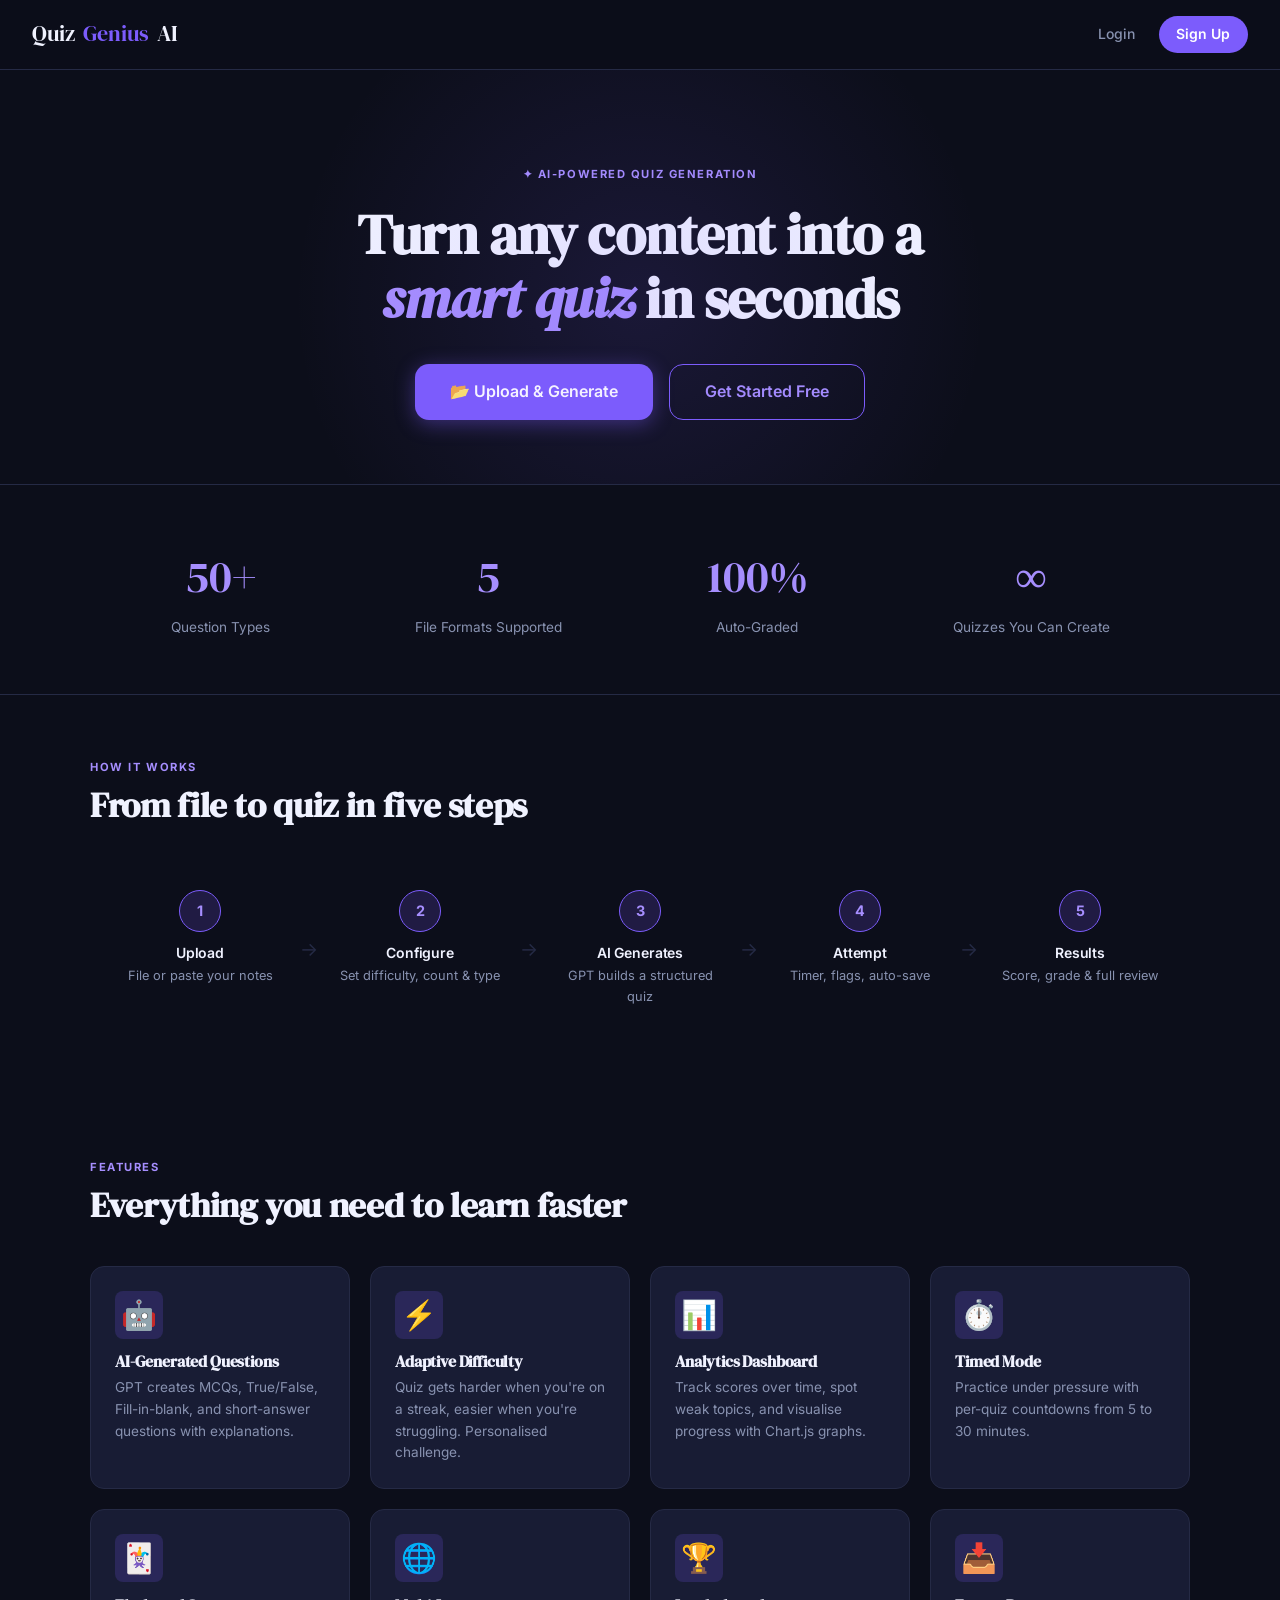
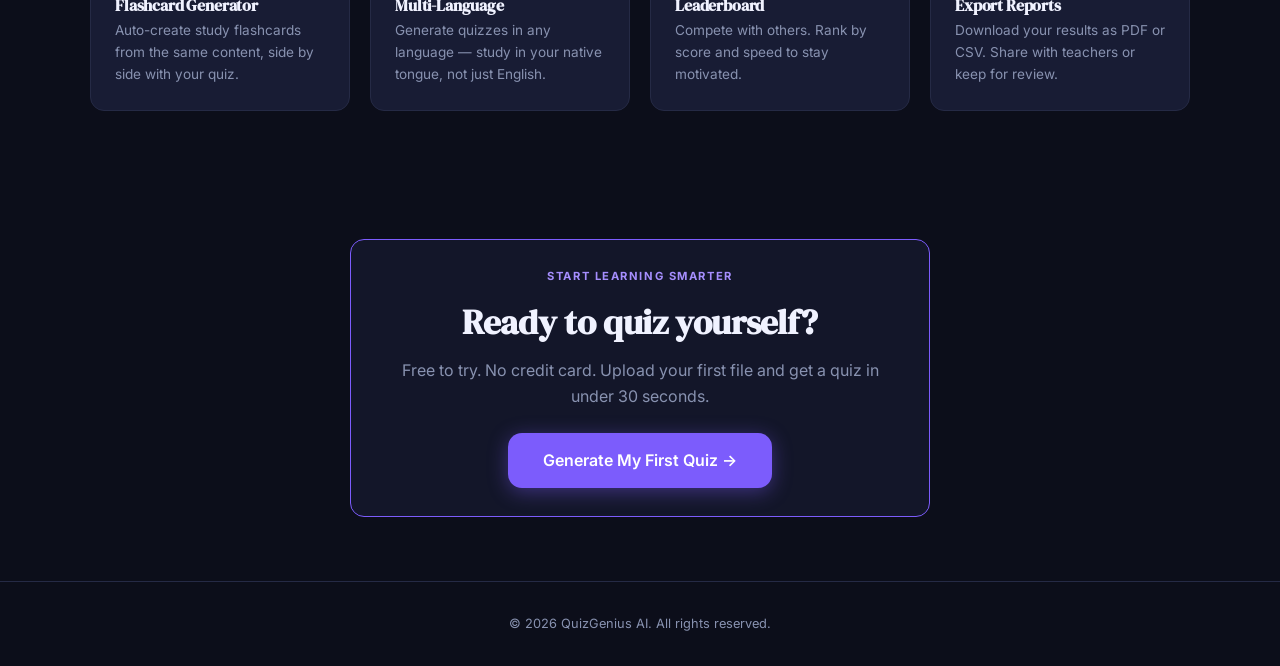
<file: frontend/index.html>
<!DOCTYPE html>
<html lang="en">
<head>
  <meta charset="UTF-8" />
  <meta name="viewport" content="width=device-width, initial-scale=1.0" />
  <title>QuizGenius AI — Generate Smart Quizzes Instantly</title>
  <link rel="stylesheet" href="css/style.css" />
  <style>
    /* ---------- HOME-ONLY ---------- */
    .hero {
      padding: 6rem 0 4rem;
      text-align: center;
      position: relative;
      overflow: hidden;
    }
    .hero::before {
      content: '';
      position: absolute;
      top: -120px; left: 50%; transform: translateX(-50%);
      width: 700px; height: 700px;
      background: radial-gradient(circle, rgba(124,92,252,0.13) 0%, transparent 70%);
      pointer-events: none;
    }
    .hero .label { margin-bottom: 1.2rem; }
    .hero h1 span { color: var(--violet-soft); font-style: italic; }
    .hero p {
      color: var(--muted);
      font-size: 1.15rem;
      max-width: 540px;
      margin: 1.2rem auto 2.2rem;
    }
    .hero-btns { display: flex; gap: 1rem; justify-content: center; flex-wrap: wrap; margin-top: 2rem; }
    .hero-btns .btn-lg { min-width: 180px; justify-content: center; }

    /* supported files ticker */
    .file-strip {
      display: flex; justify-content: center;
      gap: 0.75rem; flex-wrap: wrap;
      margin: 2.5rem 0;
    }
    .file-pill {
      padding: 0.3rem 0.9rem;
      border: 1px solid var(--border);
      border-radius: 99px;
      font-size: 0.78rem;
      font-weight: 600;
      color: var(--muted);
      display: flex; align-items: center; gap: 0.4rem;
    }
    .file-pill span { font-size: 1rem; }

    /* features grid */
    .features { padding: 4rem 0; }
    .features-grid { display: grid; grid-template-columns: repeat(auto-fit, minmax(240px, 1fr)); gap: 1.25rem; margin-top: 2.5rem; }
    .feat-card {
      background: var(--card);
      border: 1px solid var(--border);
      border-radius: var(--radius);
      padding: 1.5rem;
      transition: border-color 0.2s, transform 0.2s;
    }
    .feat-card:hover { border-color: var(--violet); transform: translateY(-3px); }
    .feat-icon {
      font-size: 1.8rem; margin-bottom: 0.85rem;
      width: 48px; height: 48px;
      display: flex; align-items: center; justify-content: center;
      background: var(--violet-glow);
      border-radius: var(--radius-sm);
    }
    .feat-card h3 { font-size: 1rem; margin-bottom: 0.4rem; }
    .feat-card p { color: var(--muted); font-size: 0.85rem; line-height: 1.6; }

    /* stats band */
    .stats { padding: 3.5rem 0; border-top: 1px solid var(--border); border-bottom: 1px solid var(--border); }
    .stats-row { display: flex; justify-content: space-around; gap: 2rem; flex-wrap: wrap; text-align: center; }
    .stat-num { font-family: 'DM Serif Display', serif; font-size: 2.8rem; color: var(--violet-soft); }
    .stat-lbl { color: var(--muted); font-size: 0.85rem; margin-top: 0.25rem; }

    /* how it works */
    .steps { padding: 4rem 0; }
    .steps-row { display: flex; gap: 0; margin-top: 2.5rem; flex-wrap: wrap; }
    .step {
      flex: 1; min-width: 140px;
      padding: 1.5rem;
      text-align: center;
      position: relative;
    }
    .step:not(:last-child)::after {
      content: '→';
      position: absolute;
      right: -0.5rem; top: 50%;
      transform: translateY(-50%);
      color: var(--border);
      font-size: 1.2rem;
    }
    .step-num {
      width: 42px; height: 42px;
      margin: 0 auto 0.85rem;
      border-radius: 50%;
      background: var(--violet-glow);
      border: 1.5px solid var(--violet);
      color: var(--violet-soft);
      display: flex; align-items: center; justify-content: center;
      font-weight: 700; font-size: 0.9rem;
    }
    .step h4 { font-family: 'Inter', sans-serif; font-size: 0.875rem; font-weight: 600; margin-bottom: 0.3rem; }
    .step p { color: var(--muted); font-size: 0.8rem; }

    footer {
      text-align: center;
      padding: 2rem;
      color: var(--muted);
      font-size: 0.8rem;
      border-top: 1px solid var(--border);
    }
  </style>
</head>
<body>

<!-- NAVBAR -->
<nav class="nav">
  <a href="index.html" class="nav-logo">Quiz<span>Genius</span> AI</a>
  <div class="nav-links" id="nav-user-slot">
    <a href="login.html">Login</a>
    <a href="register.html" class="btn-nav">Sign Up</a>
  </div>
</nav>

<!-- HERO -->
<section class="hero container">
  <div class="label">✦ AI-Powered Quiz Generation</div>
  <h1>Turn any content into a<br><span>smart quiz</span> in seconds</h1>
  <!-- <p>Upload a PDF, Word doc, PowerPoint, or paste text — QuizGenius AI generates, grades, and tracks quizzes automatically.</p> -->
  <div class="hero-btns">
    <a href="upload.html" class="btn btn-primary btn-lg">📂 Upload & Generate</a>
    <a href="register.html" class="btn btn-outline btn-lg">Get Started Free</a>
  </div>
  <!--
  <div class="file-strip">
    <div class="file-pill"><span>📄</span> PDF</div>
    <div class="file-pill"><span>📝</span> DOCX</div>
    <div class="file-pill"><span>📊</span> PPTX</div>
    <div class="file-pill"><span>🗒️</span> TXT</div>
    <div class="file-pill"><span>#️⃣</span> Markdown</div>
    <div class="file-pill"><span>✍️</span> Paste Text</div>
  </div>
  -->
</section>

<!-- STATS -->
<section class="stats">
  <div class="container stats-row">
    <div><div class="stat-num">50+</div><div class="stat-lbl">Question Types</div></div>
    <div><div class="stat-num">5</div><div class="stat-lbl">File Formats Supported</div></div>
    <div><div class="stat-num">100%</div><div class="stat-lbl">Auto-Graded</div></div>
    <div><div class="stat-num">∞</div><div class="stat-lbl">Quizzes You Can Create</div></div>
  </div>
</section>

<!-- HOW IT WORKS -->
<section class="steps container">
  <div class="label">How it works</div>
  <h2 class="mt-1">From file to quiz in five steps</h2>
  <div class="steps-row">
    <div class="step">
      <div class="step-num">1</div>
      <h4>Upload</h4>
      <p>File or paste your notes</p>
    </div>
    <div class="step">
      <div class="step-num">2</div>
      <h4>Configure</h4>
      <p>Set difficulty, count & type</p>
    </div>
    <div class="step">
      <div class="step-num">3</div>
      <h4>AI Generates</h4>
      <p>GPT builds a structured quiz</p>
    </div>
    <div class="step">
      <div class="step-num">4</div>
      <h4>Attempt</h4>
      <p>Timer, flags, auto-save</p>
    </div>
    <div class="step">
      <div class="step-num">5</div>
      <h4>Results</h4>
      <p>Score, grade & full review</p>
    </div>
  </div>
</section>

<!-- FEATURES -->
<section class="features container">
  <div class="label">Features</div>
  <h2 class="mt-1">Everything you need to learn faster</h2>
  <div class="features-grid">
    <div class="feat-card">
      <div class="feat-icon">🤖</div>
      <h3>AI-Generated Questions</h3>
      <p>GPT creates MCQs, True/False, Fill-in-blank, and short-answer questions with explanations.</p>
    </div>
    <div class="feat-card">
      <div class="feat-icon">⚡</div>
      <h3>Adaptive Difficulty</h3>
      <p>Quiz gets harder when you're on a streak, easier when you're struggling. Personalised challenge.</p>
    </div>
    <div class="feat-card">
      <div class="feat-icon">📊</div>
      <h3>Analytics Dashboard</h3>
      <p>Track scores over time, spot weak topics, and visualise progress with Chart.js graphs.</p>
    </div>
    <div class="feat-card">
      <div class="feat-icon">⏱️</div>
      <h3>Timed Mode</h3>
      <p>Practice under pressure with per-quiz countdowns from 5 to 30 minutes.</p>
    </div>
    <div class="feat-card">
      <div class="feat-icon">🃏</div>
      <h3>Flashcard Generator</h3>
      <p>Auto-create study flashcards from the same content, side by side with your quiz.</p>
    </div>
    <div class="feat-card">
      <div class="feat-icon">🌐</div>
      <h3>Multi-Language</h3>
      <p>Generate quizzes in any language — study in your native tongue, not just English.</p>
    </div>
    <div class="feat-card">
      <div class="feat-icon">🏆</div>
      <h3>Leaderboard</h3>
      <p>Compete with others. Rank by score and speed to stay motivated.</p>
    </div>
    <div class="feat-card">
      <div class="feat-icon">📥</div>
      <h3>Export Reports</h3>
      <p>Download your results as PDF or CSV. Share with teachers or keep for review.</p>
    </div>
  </div>
</section>

<!-- CTA -->
<section style="padding:4rem 0; text-align:center;">
  <div class="container">
    <div class="card" style="max-width:580px;margin:0 auto;background:var(--bg2);border-color:var(--violet);">
      <div class="label mb-2">Start learning smarter</div>
      <h2>Ready to quiz yourself?</h2>
      <p class="text-muted mt-2 mb-3">Free to try. No credit card. Upload your first file and get a quiz in under 30 seconds.</p>
      <a href="upload.html" class="btn btn-primary btn-lg">Generate My First Quiz →</a>
    </div>
  </div>
</section>

<footer>
  © 2026 QuizGenius AI. All rights reserved.                    
  <!-- <a href="https://neon.tech" target="_blank" style="color:var(--violet-soft)"></a> -->
</footer>

<div id="toast"></div>
<script src="js/utils.js"></script>
<script>renderNavUser();</script>
</body>
</html>
<!-- Smart Quiz Generator
Convert any content into interactive quizzes instantly -->
</file>
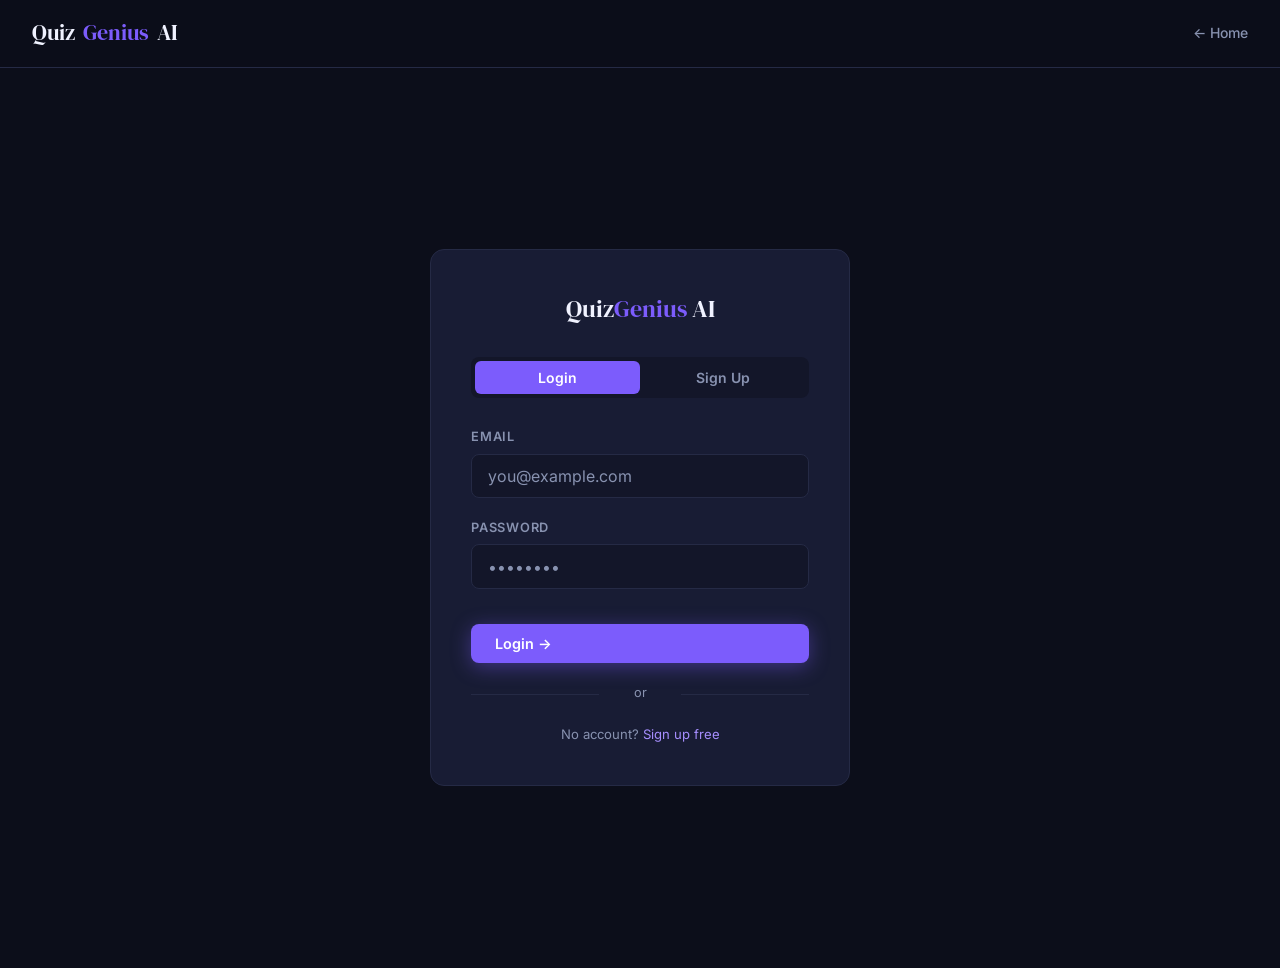
<file: frontend/admin.html>
<!DOCTYPE html>
<html lang="en">
<head>
  <meta charset="UTF-8"/>
  <meta name="viewport" content="width=device-width, initial-scale=1.0"/>
  <title>QuizGenius AI — Admin Panel</title>
  <link rel="stylesheet" href="css/style.css"/>
  <style>
    .admin-page { padding:2rem 0 4rem; }

    /* Sidebar + main layout */
    .admin-layout { display:grid; grid-template-columns:220px 1fr; gap:1.5rem; align-items:start; }
    .admin-sidebar {
      background:var(--card); border:1px solid var(--border);
      border-radius:var(--radius); padding:1.25rem; position:sticky; top:80px;
    }
    .admin-sidebar h4 {
      font-size:.7rem; font-weight:700; letter-spacing:.12em;
      text-transform:uppercase; color:var(--muted); margin-bottom:1rem;
    }
    .admin-nav-link {
      display:flex; align-items:center; gap:.6rem;
      padding:.55rem .75rem; border-radius:var(--radius-sm);
      font-size:.875rem; font-weight:500; color:var(--muted);
      cursor:pointer; transition:background .15s,color .15s;
      border:none; background:transparent; width:100%; text-align:left;
    }
    .admin-nav-link:hover, .admin-nav-link.active {
      background:var(--violet-glow); color:var(--white);
    }
    .admin-nav-link .icon { font-size:1rem; }

    /* Stat cards */
    .admin-stats { display:grid; grid-template-columns:repeat(auto-fit,minmax(150px,1fr)); gap:1rem; margin-bottom:1.5rem; }
    .admin-stat { background:var(--card); border:1px solid var(--border); border-radius:var(--radius); padding:1.1rem 1.3rem; }
    .admin-stat .val { font-family:'DM Serif Display',serif; font-size:2rem; }
    .admin-stat .lbl { font-size:.75rem; color:var(--muted); margin-top:.2rem; }

    /* Panels */
    .admin-panel { display:none; }
    .admin-panel.active { display:block; }

    /* Table actions */
    .tbl-wrap { background:var(--card); border:1px solid var(--border); border-radius:var(--radius); overflow:hidden; }
    .danger-btn { color:var(--red); border-color:var(--red); }
    .danger-btn:hover { background:rgba(240,82,82,.12); }

    @media(max-width:768px) {
      .admin-layout { grid-template-columns:1fr; }
      .admin-sidebar { position:static; }
    }
  </style>
</head>
<body>
<nav class="nav">
  <a href="index.html" class="nav-logo">Quiz<span>Genius</span> AI</a>
  <div class="nav-links" id="nav-user-slot"></div>
</nav>

<div class="admin-page container">
  <div style="margin-bottom:1.5rem">
    <div class="label">Admin only</div>
    <h2 class="mt-1">Admin Panel</h2>
  </div>

  <div class="admin-layout">
    <!-- Sidebar nav -->
    <div class="admin-sidebar">
      <h4>Sections</h4>
      <button class="admin-nav-link active" onclick="showPanel('overview')"><span class="icon">📊</span> Overview</button>
      <button class="admin-nav-link" onclick="showPanel('users')"><span class="icon">👥</span> Users</button>
      <button class="admin-nav-link" onclick="showPanel('quizzes')"><span class="icon">📝</span> Quizzes</button>
      <button class="admin-nav-link" onclick="showPanel('activity')"><span class="icon">⚡</span> Recent Activity</button>
    </div>

    <!-- Main content -->
    <div>

      <!-- ── OVERVIEW ── -->
      <div class="admin-panel active" id="panel-overview">
        <div class="admin-stats" id="admin-stats">
          <div class="admin-stat"><div class="val">—</div><div class="lbl">Total Users</div></div>
          <div class="admin-stat"><div class="val">—</div><div class="lbl">Total Quizzes</div></div>
          <div class="admin-stat"><div class="val">—</div><div class="lbl">Total Attempts</div></div>
          <div class="admin-stat"><div class="val">—</div><div class="lbl">Avg Score</div></div>
        </div>
        <div class="card">
          <h3 class="mb-3">Platform at a glance</h3>
          <p class="text-muted" style="font-size:.875rem;line-height:1.75">
            All platform data shown here is live from the Neon database. 
            Switch to the <strong>Users</strong> or <strong>Quizzes</strong> 
            tabs to manage records. Only admin accounts can access this page.
          </p>
        </div>
      </div>

      <!-- ── USERS ── -->
      <div class="admin-panel" id="panel-users">
        <div class="flex justify-between items-center mb-3">
          <h3>All Users</h3>
          <input type="text" class="input" style="max-width:220px"
            placeholder="Search username or email…" oninput="filterUsers(this.value)"/>
        </div>
        <div class="tbl-wrap" id="users-table">
          <div style="padding:2rem;text-align:center"><div class="spinner" style="margin:0 auto"></div></div>
        </div>
      </div>

      <!-- ── QUIZZES ── -->
      <div class="admin-panel" id="panel-quizzes">
        <div class="flex justify-between items-center mb-3">
          <h3>All Quizzes</h3>
          <input type="text" class="input" style="max-width:220px"
            placeholder="Search title…" oninput="filterQuizzes(this.value)"/>
        </div>
        <div class="tbl-wrap" id="quizzes-table">
          <div style="padding:2rem;text-align:center"><div class="spinner" style="margin:0 auto"></div></div>
        </div>
      </div>

      <!-- ── ACTIVITY ── -->
      <div class="admin-panel" id="panel-activity">
        <h3 class="mb-3">Recent Attempts (last 10)</h3>
        <div class="tbl-wrap" id="activity-table">
          <div style="padding:2rem;text-align:center"><div class="spinner" style="margin:0 auto"></div></div>
        </div>
      </div>

    </div>
  </div>
</div>

<!-- Confirm delete modal -->
<div class="modal-backdrop" id="confirm-modal">
  <div class="modal">
    <h3 class="mb-2" id="confirm-title">Confirm Delete</h3>
    <p class="text-muted mb-3" id="confirm-body"></p>
    <div class="flex gap-2">
      <button class="btn btn-ghost w-full" onclick="closeConfirm()">Cancel</button>
      <button class="btn btn-danger w-full" id="confirm-ok">Delete</button>
    </div>
  </div>
</div>

<div id="toast"></div>
<script src="js/utils.js"></script>
<script>
  renderNavUser();
  requireAuth();

  let allUsers = [], allQuizzes = [], statsData = null;

  async function loadAll() {
    try {
      [statsData, allUsers, allQuizzes] = await Promise.all([
        apiFetch('/admin/stats'),
        apiFetch('/admin/users'),
        apiFetch('/admin/quizzes'),
      ]);
      renderStats(statsData);
      renderUsers(allUsers);
      renderQuizzes(allQuizzes);
      renderActivity(statsData.recent_attempts);
    } catch(e) {
      showToast(e.message, 'error');
      if (e.message.includes('admin')) {
        setTimeout(() => window.location.href = 'index.html', 1500);
      }
    }
  }

  /* ── Navigation ── */
  function showPanel(name) {
    document.querySelectorAll('.admin-panel').forEach(p => p.classList.remove('active'));
    document.querySelectorAll('.admin-nav-link').forEach(l => l.classList.remove('active'));
    document.getElementById('panel-' + name).classList.add('active');
    event.currentTarget.classList.add('active');
  }

  /* ── Stats ── */
  function renderStats(d) {
    const cards = document.getElementById('admin-stats').querySelectorAll('.admin-stat');
    const vals = [d.total_users, d.total_quizzes, d.total_attempts, d.avg_score + '%'];
    vals.forEach((v,i) => cards[i].querySelector('.val').textContent = v);
  }

  /* ── Users ── */
  function renderUsers(data) {
    if (!data.length) {
      document.getElementById('users-table').innerHTML = '<div style="padding:2rem;text-align:center;color:var(--muted)">No users found.</div>';
      return;
    }
    document.getElementById('users-table').innerHTML = `
      <table>
        <thead><tr><th>ID</th><th>Username</th><th>Email</th><th>Quizzes</th><th>Joined</th><th>Role</th><th></th></tr></thead>
        <tbody>
          ${data.map(u => `
            <tr>
              <td style="color:var(--muted)">#${u.id}</td>
              <td><strong>${esc(u.username)}</strong></td>
              <td style="color:var(--muted);font-size:.82rem">${esc(u.email)}</td>
              <td>${u.quiz_count}</td>
              <td style="color:var(--muted);font-size:.82rem">${formatDate(u.joined)}</td>
              <td>${u.is_admin ? '<span class="badge badge-violet">Admin</span>' : '<span class="badge" style="color:var(--muted);border-color:var(--border)">User</span>'}</td>
              <td style="display:flex;gap:.4rem">
                ${!u.is_admin ? `<button class="btn btn-outline btn-sm" onclick="promoteUser(${u.id},'${esc(u.username)}')">Promote</button>` : ''}
                <button class="btn btn-outline btn-sm danger-btn" onclick="deleteUser(${u.id},'${esc(u.username)}')">Delete</button>
              </td>
            </tr>`).join('')}
        </tbody>
      </table>`;
  }

  function filterUsers(q) {
    const f = allUsers.filter(u =>
      u.username.toLowerCase().includes(q.toLowerCase()) ||
      u.email.toLowerCase().includes(q.toLowerCase()));
    renderUsers(f);
  }

  /* ── Quizzes ── */
  function renderQuizzes(data) {
    if (!data.length) {
      document.getElementById('quizzes-table').innerHTML = '<div style="padding:2rem;text-align:center;color:var(--muted)">No quizzes found.</div>';
      return;
    }
    document.getElementById('quizzes-table').innerHTML = `
      <table>
        <thead><tr><th>ID</th><th>Title</th><th>Owner</th><th>Difficulty</th><th>Attempts</th><th>Created</th><th></th></tr></thead>
        <tbody>
          ${data.map(q => `
            <tr>
              <td style="color:var(--muted)">#${q.id}</td>
              <td><strong>${esc(q.title)}</strong></td>
              <td style="color:var(--muted)">${esc(q.owner)}</td>
              <td><span class="badge ${q.difficulty==='hard'?'badge-red':q.difficulty==='easy'?'badge-green':'badge-violet'}">${q.difficulty}</span></td>
              <td>${q.attempts}</td>
              <td style="color:var(--muted);font-size:.82rem">${formatDate(q.created)}</td>
              <td><button class="btn btn-outline btn-sm danger-btn" onclick="deleteQuiz(${q.id},'${esc(q.title)}')">Delete</button></td>
            </tr>`).join('')}
        </tbody>
      </table>`;
  }

  function filterQuizzes(q) {
    const f = allQuizzes.filter(qz => qz.title.toLowerCase().includes(q.toLowerCase()));
    renderQuizzes(f);
  }

  /* ── Activity ── */
  function renderActivity(data) {
    if (!data || !data.length) {
      document.getElementById('activity-table').innerHTML = '<div style="padding:2rem;text-align:center;color:var(--muted)">No activity yet.</div>';
      return;
    }
    document.getElementById('activity-table').innerHTML = `
      <table>
        <thead><tr><th>User</th><th>Quiz</th><th>Score</th><th>Date</th></tr></thead>
        <tbody>
          ${data.map(a => `
            <tr>
              <td><strong>${esc(a.username)}</strong></td>
              <td style="color:var(--muted);font-size:.82rem">${esc(a.quiz_title)}</td>
              <td><strong style="color:${a.score>=80?'var(--green)':a.score>=60?'var(--violet-soft)':'var(--red)'}">${a.score}%</strong></td>
              <td style="color:var(--muted);font-size:.82rem">${formatDate(a.date)}</td>
            </tr>`).join('')}
        </tbody>
      </table>`;
  }

  /* ── Actions ── */
  let pendingAction = null;

  function deleteUser(id, name) {
    pendingAction = async () => {
      await apiFetch('/admin/users/' + id, { method:'DELETE' });
      allUsers = allUsers.filter(u => u.id !== id);
      renderUsers(allUsers);
      showToast('User ' + name + ' deleted', 'success');
    };
    showConfirm('Delete User', `Are you sure you want to permanently delete "${name}"? All their quizzes and attempts will be removed.`);
  }

  function deleteQuiz(id, title) {
    pendingAction = async () => {
      await apiFetch('/admin/quizzes/' + id, { method:'DELETE' });
      allQuizzes = allQuizzes.filter(q => q.id !== id);
      renderQuizzes(allQuizzes);
      showToast('Quiz deleted', 'success');
    };
    showConfirm('Delete Quiz', `Are you sure you want to delete "${title}"?`);
  }

  async function promoteUser(id, name) {
    try {
      await apiFetch('/admin/promote/' + id, { method:'POST' });
      allUsers = allUsers.map(u => u.id === id ? {...u, is_admin:true} : u);
      renderUsers(allUsers);
      showToast(name + ' promoted to admin', 'success');
    } catch(e) { showToast(e.message,'error'); }
  }

  function showConfirm(title, body) {
    document.getElementById('confirm-title').textContent = title;
    document.getElementById('confirm-body').textContent  = body;
    document.getElementById('confirm-modal').classList.add('show');
    document.getElementById('confirm-ok').onclick = async () => {
      closeConfirm();
      try { await pendingAction(); } catch(e) { showToast(e.message,'error'); }
    };
  }

  function closeConfirm() {
    document.getElementById('confirm-modal').classList.remove('show');
  }

  function esc(s) {
    return String(s||'').replace(/&/g,'&amp;').replace(/</g,'&lt;').replace(/>/g,'&gt;');
  }

  loadAll();
</script>
</body>
</html>
</file>
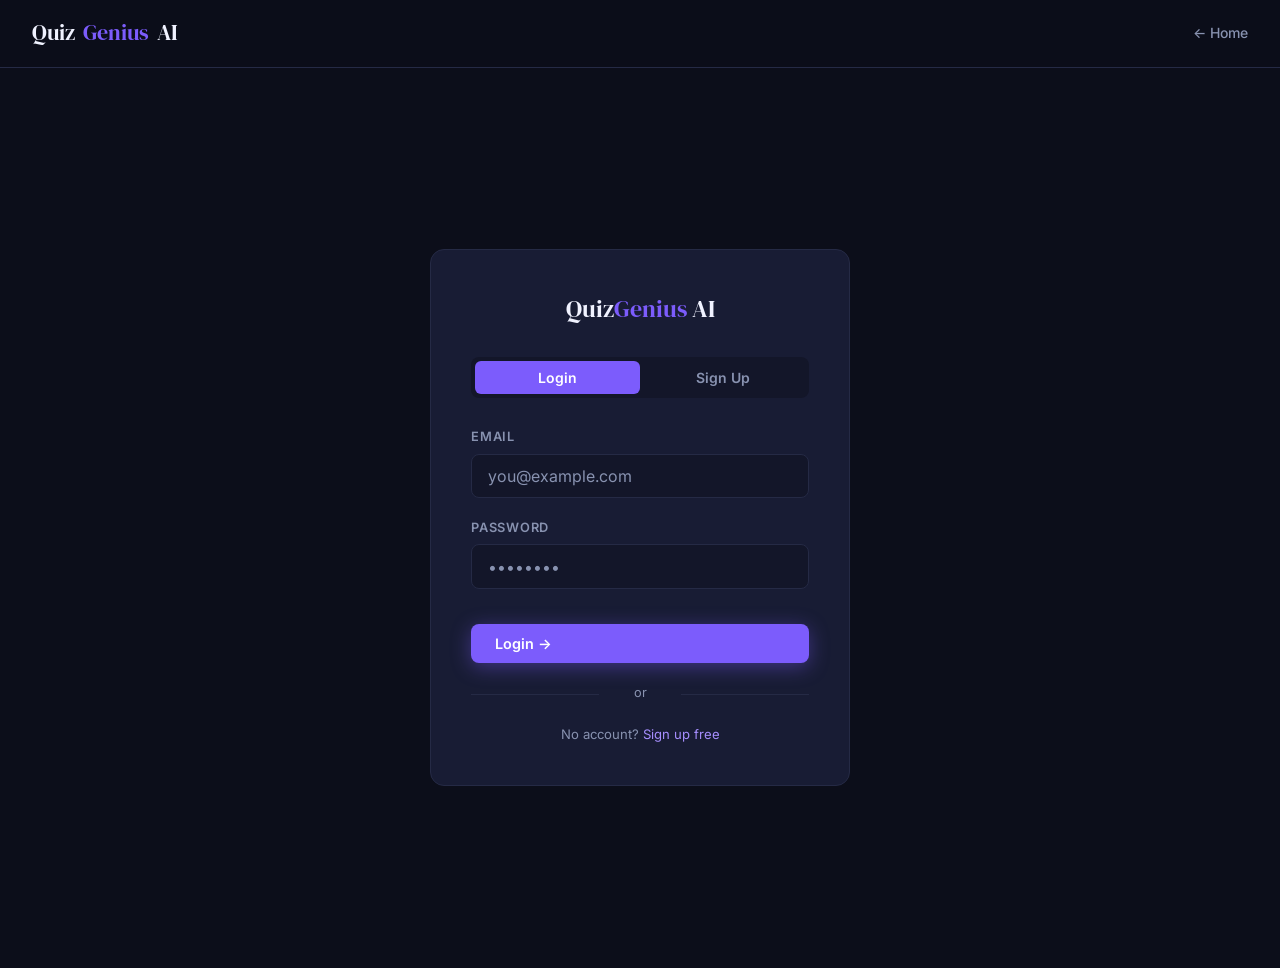
<file: frontend/flashcards.html>
<!DOCTYPE html>
<html lang="en">
<head>
  <meta charset="UTF-8"/>
  <meta name="viewport" content="width=device-width, initial-scale=1.0"/>
  <title>QuizGenius AI — Flashcards</title>
  <link rel="stylesheet" href="css/style.css"/>
  <style>
    .flash-page { padding: 2.5rem 0 4rem; }
    .page-header { display:flex; justify-content:space-between; align-items:flex-end; margin-bottom:2rem; flex-wrap:wrap; gap:1rem; }

    /* Card flip */
    .flip-scene {
      perspective: 1200px;
      width: 100%; max-width: 640px;
      height: 320px;
      margin: 0 auto 2rem;
      cursor: pointer;
    }
    .flip-card {
      width:100%; height:100%;
      position: relative;
      transform-style: preserve-3d;
      transition: transform 0.55s cubic-bezier(.4,0,.2,1);
    }
    .flip-card.flipped { transform: rotateY(180deg); }
    .flip-face {
      position: absolute; inset: 0;
      backface-visibility: hidden;
      border-radius: var(--radius);
      display: flex; flex-direction: column;
      align-items: center; justify-content: center;
      padding: 2.5rem;
      text-align: center;
      border: 1px solid var(--border);
    }
    .flip-front {
      background: var(--card);
    }
    .flip-back {
      background: linear-gradient(135deg, #1a1040, #0f1628);
      border-color: var(--violet);
      transform: rotateY(180deg);
    }
    .flip-label {
      font-size: .68rem; font-weight:700; letter-spacing:.12em;
      text-transform:uppercase; color:var(--muted); margin-bottom:1rem;
    }
    .flip-text {
      font-family: 'DM Serif Display', serif;
      font-size: clamp(1rem, 3vw, 1.4rem);
      line-height: 1.5;
      color: var(--white);
    }
    .flip-hint {
      position: absolute; bottom:1rem;
      font-size:.72rem; color:var(--muted);
    }

    /* Progress dots */
    .card-dots {
      display: flex; justify-content:center; gap:.4rem; flex-wrap:wrap; margin-bottom:1.5rem;
    }
    .cdot {
      width:10px; height:10px; border-radius:50%;
      background:var(--border); transition:background .2s;
    }
    .cdot.seen    { background:var(--violet); }
    .cdot.current { background:var(--teal); }

    /* Controls */
    .flash-controls {
      display:flex; align-items:center; justify-content:center;
      gap:1rem; flex-wrap:wrap;
    }
    .counter { font-size:.85rem; color:var(--muted); min-width:80px; text-align:center; }

    /* Input area for generating */
    .generate-section { max-width:640px; margin:0 auto 2rem; }
    .gen-tabs { display:flex; gap:.5rem; margin-bottom:1rem; }
    .gen-tab {
      flex:1; padding:.5rem; text-align:center; border-radius:var(--radius-sm);
      border:1.5px solid var(--border); font-size:.82rem; font-weight:600;
      cursor:pointer; color:var(--muted); background:transparent; transition:all .2s;
    }
    .gen-tab.active { border-color:var(--violet); color:var(--violet-soft); background:var(--violet-glow); }

    /* Summary panel */
    .summary-panel { max-width:800px; margin:0 auto; }
    .key-point {
      padding:.65rem 1rem;
      background:var(--bg2);
      border-left:3px solid var(--violet);
      border-radius:0 var(--radius-sm) var(--radius-sm) 0;
      margin-bottom:.6rem;
      font-size:.875rem; line-height:1.6;
    }
    .topic-chip {
      display:inline-block;
      padding:.25rem .7rem;
      background:var(--violet-glow);
      border:1px solid var(--violet);
      border-radius:99px;
      font-size:.75rem; font-weight:600;
      color:var(--violet-soft); margin:.25rem .25rem 0 0;
    }
  </style>
</head>
<body>
<nav class="nav">
  <a href="index.html" class="nav-logo">Quiz<span>Genius</span> AI</a>
  <div class="nav-links" id="nav-user-slot"></div>
</nav>

<div class="flash-page container">
  <div class="page-header">
    <div>
      <div class="label">Study tools</div>
      <h2 class="mt-1">Flashcards & Summary</h2>
    </div>
    <div style="display:flex;gap:.75rem">
      <a href="upload.html" class="btn btn-ghost btn-sm">← Back to Upload</a>
    </div>
  </div>

  <!-- Mode tabs -->
  <div class="generate-section">
    <div class="gen-tabs">
      <button class="gen-tab active" onclick="setMode('flash')">🃏 Flashcards</button>
      <button class="gen-tab" onclick="setMode('summary')">📋 Summary & Key Points</button>
      <button class="gen-tab" onclick="setMode('interview')">💼 Interview Questions</button>
    </div>

    <!-- Input -->
    <div class="card" id="input-panel">
      <div class="form-group">
        <label class="form-label">Paste your content</label>
        <textarea id="input-text" class="input" rows="6"
          placeholder="Paste notes, article, or any text here…"
          style="resize:vertical;line-height:1.7"></textarea>
      </div>
      <div style="display:flex;gap:.75rem;align-items:center;flex-wrap:wrap">
        <div class="form-group" style="margin:0;flex:1;min-width:140px">
          <label class="form-label">Count</label>
          <select id="count-select" class="input select">
            <option value="5">5</option>
            <option value="10" selected>10</option>
            <option value="15">15</option>
            <option value="20">20</option>
          </select>
        </div>
        <div class="form-group" id="lang-group" style="margin:0;flex:1;min-width:140px">
          <label class="form-label">Interview — Language</label>
          <select id="coding-lang" class="input select">
            <option>Python</option><option>JavaScript</option>
            <option>Java</option><option>C++</option><option>SQL</option>
          </select>
        </div>
        <button class="btn btn-primary" style="margin-top:1.2rem" onclick="generate()">
          ⚡ Generate
        </button>
      </div>
    </div>
  </div>

  <!-- ── FLASHCARD VIEW ── -->
  <div id="flash-view" class="hidden">
    <div class="card-dots" id="card-dots"></div>

    <div class="flip-scene" onclick="flip()">
      <div class="flip-card" id="flip-card">
        <div class="flip-face flip-front">
          <div class="flip-label">Question / Term</div>
          <div class="flip-text" id="front-text">—</div>
          <div class="flip-hint">Click to reveal answer</div>
        </div>
        <div class="flip-face flip-back">
          <div class="flip-label">Answer</div>
          <div class="flip-text" id="back-text">—</div>
          <div class="flip-hint">Click to flip back</div>
        </div>
      </div>
    </div>

    <div class="flash-controls">
      <button class="btn btn-ghost" onclick="navigate(-1)">← Prev</button>
      <span class="counter" id="card-counter"></span>
      <button class="btn btn-ghost" onclick="navigate(1)">Next →</button>
    </div>
    <div style="text-align:center;margin-top:1rem">
      <button class="btn btn-outline btn-sm" onclick="shuffle()">🔀 Shuffle</button>
      <button class="btn btn-ghost btn-sm" onclick="restart()">↺ Restart</button>
    </div>
    <p class="text-muted text-center mt-2" style="font-size:.78rem">
      ← → arrow keys to navigate · Space to flip
    </p>
  </div>

  <!-- ── SUMMARY VIEW ── -->
  <div id="summary-view" class="hidden summary-panel">
    <div class="card mb-3">
      <h3 class="mb-2">📋 Summary</h3>
      <p id="summary-text" style="color:var(--muted);line-height:1.75;font-size:.9rem"></p>
    </div>
    <div class="card mb-3">
      <h3 class="mb-2">🎯 Key Points</h3>
      <div id="key-points-list"></div>
    </div>
    <div class="card">
      <h3 class="mb-2">🏷️ Topics</h3>
      <div id="topics-chips"></div>
    </div>
  </div>

  <!-- ── INTERVIEW VIEW ── -->
  <div id="interview-view" class="hidden" style="max-width:800px;margin:0 auto">
    <div id="interview-list"></div>
  </div>
</div>

<div id="toast"></div>
<div class="loading-overlay" id="loading-overlay">
  <div class="spinner"></div>
  <p id="loading-msg">Generating…</p>
</div>

<script src="js/utils.js"></script>
<script>
  renderNavUser();
  requireAuth();

  let mode = 'flash';
  let cards = [];
  let current = 0;
  let seen = new Set();

  function setMode(m) {
    mode = m;
    document.querySelectorAll('.gen-tab').forEach((t,i) => {
      t.classList.toggle('active', ['flash','summary','interview'][i] === m);
    });
    document.getElementById('lang-group').style.display = m === 'interview' ? 'block' : 'none';
    hideViews();
  }

  function hideViews() {
    ['flash-view','summary-view','interview-view'].forEach(id =>
      document.getElementById(id).classList.add('hidden'));
  }

  async function generate() {
    const text  = document.getElementById('input-text').value.trim();
    const count = parseInt(document.getElementById('count-select').value);
    if (!text) return showToast('Please paste some content first', 'error');

    if (mode === 'flash') {
      showLoading('Generating flashcards…');
      try {
        const data = await apiFetch('/flashcards', {
          method:'POST', body: JSON.stringify({ text, count })
        });
        hideLoading(); hideViews();
        cards = data.flashcards;
        current = 0; seen = new Set();
        renderCards();
        document.getElementById('flash-view').classList.remove('hidden');
      } catch(e) { hideLoading(); showToast(e.message,'error'); }

    } else if (mode === 'summary') {
      showLoading('Summarising content…');
      try {
        const data = await apiFetch('/summary', { method:'POST', body: JSON.stringify({ text }) });
        hideLoading(); hideViews();
        document.getElementById('summary-text').textContent = data.summary || '';
        const kp = document.getElementById('key-points-list');
        kp.innerHTML = (data.key_points||[]).map(p=>`<div class="key-point">• ${esc(p)}</div>`).join('');
        const tc = document.getElementById('topics-chips');
        tc.innerHTML = (data.topics||[]).map(t=>`<span class="topic-chip">${esc(t)}</span>`).join('');
        document.getElementById('summary-view').classList.remove('hidden');
      } catch(e) { hideLoading(); showToast(e.message,'error'); }

    } else if (mode === 'interview') {
      showLoading('Generating interview questions…');
      const lang = document.getElementById('coding-lang').value;
      try {
        const data = await apiFetch('/interview-questions', {
          method:'POST', body: JSON.stringify({ text: text + '\nLanguage/context: ' + lang, count })
        });
        hideLoading(); hideViews();
        const list = document.getElementById('interview-list');
        const levelColor = { junior:'var(--green)', mid:'var(--violet-soft)', senior:'var(--yellow)' };
        list.innerHTML = (data.questions||[]).map((q,i) => `
          <div class="card mb-2">
            <div style="display:flex;align-items:center;gap:.75rem;margin-bottom:.75rem">
              <span style="font-weight:700;color:var(--muted);font-size:.8rem">Q${i+1}</span>
              <span class="badge" style="background:transparent;border-color:${levelColor[q.level]||'var(--border)'};color:${levelColor[q.level]||'var(--muted)'}">${q.level||'general'}</span>
            </div>
            <div style="font-family:'DM Serif Display',serif;font-size:1rem;margin-bottom:.85rem">${esc(q.question)}</div>
            <details>
              <summary style="cursor:pointer;font-size:.8rem;color:var(--violet-soft);font-weight:600">Show model answer ▾</summary>
              <div style="margin-top:.75rem;padding:.75rem;background:var(--bg2);border-radius:var(--radius-sm);font-size:.85rem;color:var(--muted);line-height:1.7">
                ${esc(q.sample_answer)}
              </div>
            </details>
          </div>
        `).join('');
        document.getElementById('interview-view').classList.remove('hidden');
      } catch(e) { hideLoading(); showToast(e.message,'error'); }
    }
  }

  /* ── FLASHCARD CONTROLS ── */
  function renderCards() {
    seen.add(current);
    const card = cards[current];
    document.getElementById('front-text').textContent = card.front;
    document.getElementById('back-text').textContent  = card.back;
    document.getElementById('flip-card').classList.remove('flipped');
    document.getElementById('card-counter').textContent = `${current+1} / ${cards.length}`;
    buildDots();
  }

  function buildDots() {
    const wrap = document.getElementById('card-dots');
    wrap.innerHTML = cards.map((_,i) =>
      `<div class="cdot ${i===current?'current':seen.has(i)?'seen':''}"></div>`
    ).join('');
  }

  function flip() {
    document.getElementById('flip-card').classList.toggle('flipped');
  }

  function navigate(dir) {
    const next = current + dir;
    if (next < 0 || next >= cards.length) return;
    current = next;
    renderCards();
  }

  function shuffle() {
    cards = cards.sort(() => Math.random() - .5);
    current = 0; seen = new Set();
    renderCards();
  }

  function restart() { current = 0; seen = new Set(); renderCards(); }

  // Keyboard navigation
  document.addEventListener('keydown', e => {
    if (!cards.length) return;
    if (e.key === 'ArrowRight') navigate(1);
    if (e.key === 'ArrowLeft')  navigate(-1);
    if (e.key === ' ') { e.preventDefault(); flip(); }
  });

  function esc(s) {
    return String(s||'').replace(/&/g,'&amp;').replace(/</g,'&lt;').replace(/>/g,'&gt;');
  }
</script>
</body>
</html>
</file>
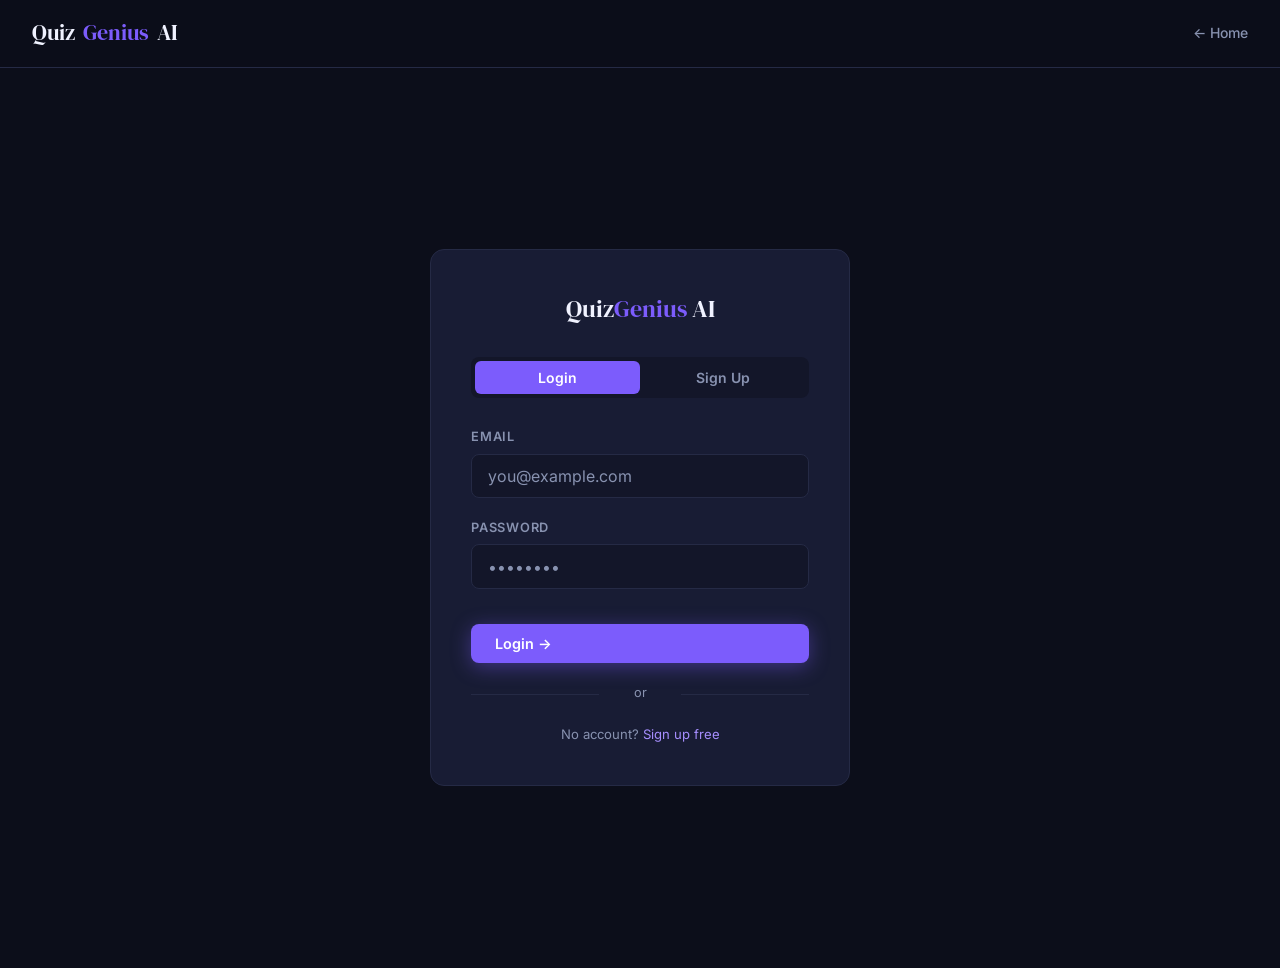
<file: frontend/history.html>
<!DOCTYPE html>
<html lang="en">
<head>
  <meta charset="UTF-8" />
  <meta name="viewport" content="width=device-width, initial-scale=1.0" />
  <title>QuizGenius AI — Quiz History</title>
  <link rel="stylesheet" href="css/style.css" />
  <style>
    .history-page { padding: 2.5rem 0 4rem; }
    .page-header { display:flex; justify-content:space-between; align-items:flex-end; margin-bottom:2rem; flex-wrap:wrap; gap:1rem; }
    .history-table-wrap {
      background: var(--card);
      border: 1px solid var(--border);
      border-radius: var(--radius);
      overflow: hidden;
    }
    .score-bar {
      height: 6px;
      border-radius: 99px;
      background: var(--border);
      width: 100px;
      overflow: hidden;
    }
    .score-bar-fill { height: 100%; border-radius: 99px; }
    .empty-state {
      text-align: center;
      padding: 4rem 2rem;
    }
    .empty-state .empty-icon { font-size: 3rem; margin-bottom: 1rem; }
    .empty-state h3 { margin-bottom: 0.5rem; }
    .empty-state p { color: var(--muted); font-size:0.875rem; }
    /* Search */
    .search-row { display:flex; gap:0.75rem; align-items:center; flex-wrap:wrap; }
    .search-row .input { max-width: 280px; }
  </style>
</head>
<body>
<nav class="nav">
  <a href="index.html" class="nav-logo">Quiz<span>Genius</span> AI</a>
  <div class="nav-links" id="nav-user-slot"></div>
</nav>

<div class="history-page container">
  <div class="page-header">
    <div>
      <div class="label">Your learning record</div>
      <h2 class="mt-1">Quiz History</h2>
    </div>
    <div class="search-row">
      <input type="text" class="input" id="search-input" placeholder="Search quiz title…" oninput="filterRows()" />
      <a href="upload.html" class="btn btn-primary">+ New Quiz</a>
    </div>
  </div>

  <div class="history-table-wrap" id="table-wrap">
    <div class="empty-state" id="loading-state">
      <div class="spinner" style="margin:0 auto"></div>
      <p class="mt-2">Loading history…</p>
    </div>
  </div>
</div>

<div id="toast"></div>
<script src="js/utils.js"></script>
<script>
  renderNavUser();
  requireAuth();

  let allAttempts = [];

  async function loadHistory() {
    try {
      allAttempts = await apiFetch('/history');
      renderTable(allAttempts);
    } catch (e) {
      document.getElementById('table-wrap').innerHTML = `
        <div class="empty-state">
          <div class="empty-icon">⚠️</div>
          <h3>Could not load history</h3>
          <p>${e.message}</p>
        </div>`;
    }
  }

  function renderTable(data) {
    const wrap = document.getElementById('table-wrap');
    if (!data.length) {
      wrap.innerHTML = `
        <div class="empty-state">
          <div class="empty-icon">📝</div>
          <h3>No quizzes yet</h3>
          <p>Upload a file or paste text to generate your first quiz.</p>
          <a href="upload.html" class="btn btn-primary mt-3">Generate a Quiz</a>
        </div>`;
      return;
    }

    const rows = data.map(a => {
      const pct = Math.round(a.score);
      const color = pct >= 80 ? 'var(--green)' : pct >= 60 ? 'var(--yellow)' : 'var(--red)';
      return `
        <tr data-title="${escHtml(a.quiz_title)}">
          <td>
            <div style="font-weight:600">${escHtml(a.quiz_title)}</div>
            <div class="text-muted" style="font-size:0.78rem;margin-top:0.2rem">${formatDate(a.attempted_at)}</div>
          </td>
          <td>
            <div style="display:flex;align-items:center;gap:0.75rem">
              <div class="score-bar">
                <div class="score-bar-fill" style="width:${pct}%;background:${color}"></div>
              </div>
              <span style="font-weight:700;color:${color}">${pct}%</span>
            </div>
          </td>
          <td><span class="text-green">✓ ${a.correct}</span></td>
          <td><span class="text-red">✗ ${a.wrong}</span></td>
          <td><span class="text-yellow">— ${a.skipped}</span></td>
          <td style="display:flex;gap:0.5rem;justify-content:flex-end;">
            <button class="btn btn-ghost btn-sm" onclick="viewResult(${a.attempt_id})">
              View →
            </button>
            <button class="btn btn-ghost btn-sm text-red" onclick="deleteAttempt(${a.attempt_id})" title="Delete history entry">
              🗑
            </button>
          </td>
        </tr>`;
    }).join('');

    wrap.innerHTML = `
      <table>
        <thead>
          <tr>
            <th>Quiz</th>
            <th>Score</th>
            <th>Correct</th>
            <th>Wrong</th>
            <th>Skipped</th>
            <th></th>
          </tr>
        </thead>
        <tbody id="table-body">${rows}</tbody>
      </table>`;
  }

  function filterRows() {
    const q = document.getElementById('search-input').value.toLowerCase();
    const filtered = allAttempts.filter(a => a.quiz_title.toLowerCase().includes(q));
    renderTable(filtered);
  }

  async function viewResult(attemptId) {
    showLoading('Loading result…');
    try {
      const result = await apiFetch('/results/' + attemptId);
      localStorage.setItem('qg_last_result', JSON.stringify(result));
      hideLoading();
      window.location.href = 'result.html';
    } catch (e) {
      hideLoading();
      showToast(e.message, 'error');
    }
  }

  async function deleteAttempt(attemptId) {
    if (!confirm('Delete this quiz attempt from your history?')) return;
    showLoading('Deleting history entry…');
    try {
      await apiFetch('/history/' + attemptId, { method: 'DELETE' });
      allAttempts = allAttempts.filter(a => a.attempt_id !== attemptId);
      renderTable(allAttempts);
      hideLoading();
      showToast('History entry deleted', 'success');
    } catch (e) {
      hideLoading();
      showToast(e.message, 'error');
    }
  }

  function escHtml(str) {
    return String(str || '').replace(/&/g,'&amp;').replace(/</g,'&lt;').replace(/>/g,'&gt;');
  }

  loadHistory();
</script>
</body>
</html>
</file>
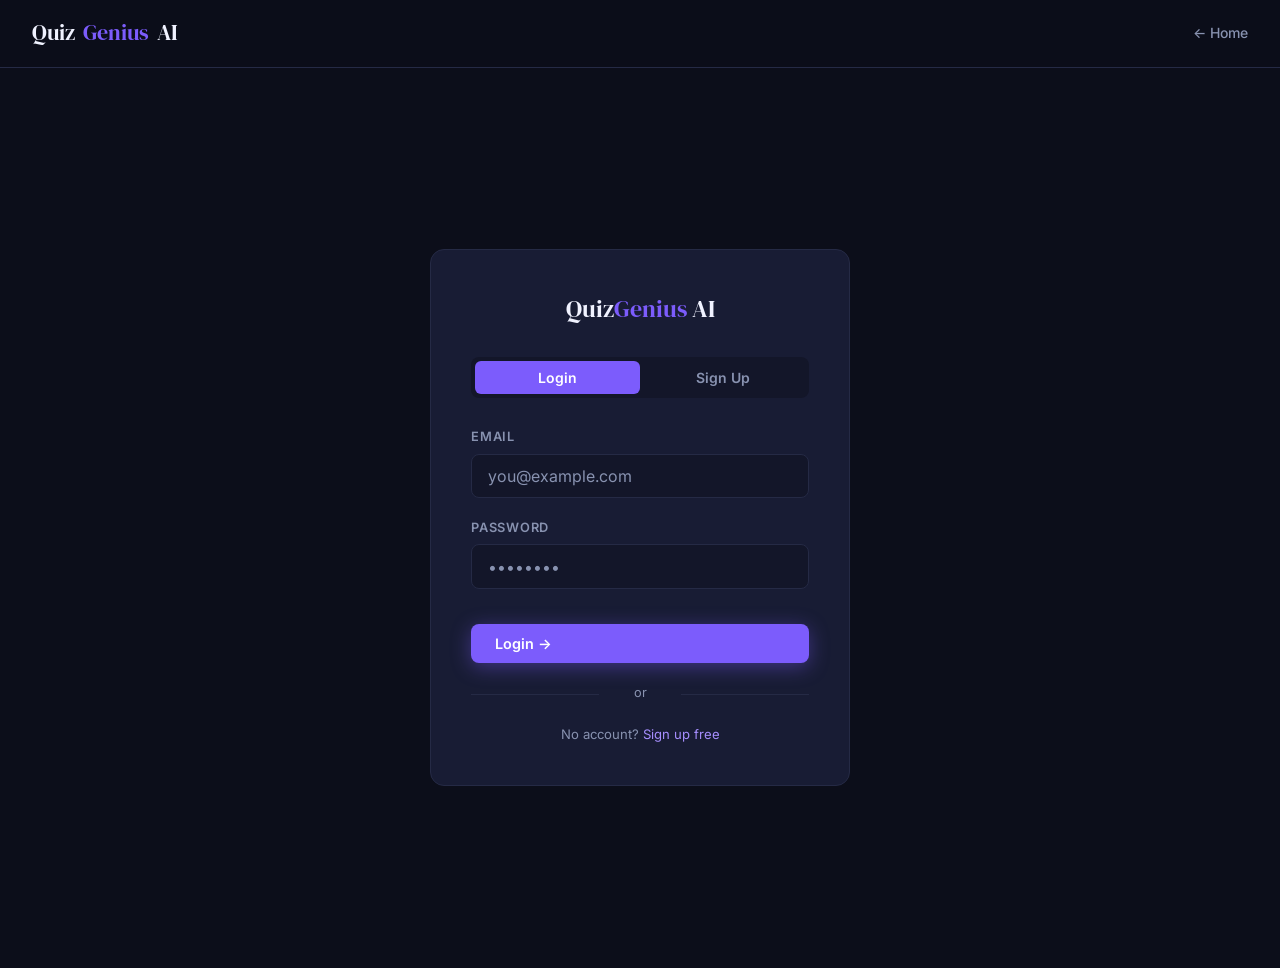
<file: frontend/leaderboard.html>
<!DOCTYPE html>
<html lang="en">
<head>
  <meta charset="UTF-8"/>
  <meta name="viewport" content="width=device-width, initial-scale=1.0"/>
  <title>QuizGenius AI — Leaderboard</title>
  <link rel="stylesheet" href="css/style.css"/>
  <style>
    .lb-page { padding:2.5rem 0 4rem; }
    .page-header { margin-bottom:2rem; }
    .podium {
      display:flex; align-items:flex-end; justify-content:center;
      gap:1rem; margin:2rem 0 2.5rem; flex-wrap:wrap;
    }
    .podium-slot { text-align:center; }
    .podium-block {
      border-radius:var(--radius-sm) var(--radius-sm) 0 0;
      display:flex; align-items:center; justify-content:center;
      font-family:'DM Serif Display',serif; font-size:1.5rem;
    }
    .p1 .podium-block { width:110px; height:90px; background:linear-gradient(180deg,#f5c542,#b8860b); color:#000; }
    .p2 .podium-block { width:90px;  height:65px; background:linear-gradient(180deg,#9ca3af,#6b7280); color:#fff; }
    .p3 .podium-block { width:90px;  height:50px; background:linear-gradient(180deg,#cd7f32,#8b4513); color:#fff; }
    .podium-name { font-size:.8rem; font-weight:700; margin-top:.5rem; color:var(--white); }
    .podium-score { font-size:.75rem; color:var(--muted); }
    .rank-1 { color:var(--yellow); }
    .rank-2 { color:#9ca3af; }
    .rank-3 { color:#cd7f32; }
    .lb-table-wrap {
      background:var(--card); border:1px solid var(--border);
      border-radius:var(--radius); overflow:hidden;
    }
    .my-row td { background:var(--violet-glow); }
  </style>
</head>
<body>
<nav class="nav">
  <a href="index.html" class="nav-logo">Quiz<span>Genius</span> AI</a>
  <div class="nav-links" id="nav-user-slot"></div>
</nav>

<div class="lb-page container">
  <div class="page-header text-center">
    <div class="label">Global ranking</div>
    <h2 class="mt-1">🏆 Leaderboard</h2>
    <p class="text-muted mt-1">Top 20 highest scores across all quizzes</p>
  </div>

  <!-- Podium for top 3 -->
  <div class="podium" id="podium"></div>

  <!-- Full table -->
  <div class="lb-table-wrap" id="lb-table">
    <div style="padding:2rem;text-align:center">
      <div class="spinner" style="margin:0 auto"></div>
      <p class="mt-2 text-muted">Loading leaderboard…</p>
    </div>
  </div>
</div>

<div id="toast"></div>
<script src="js/utils.js"></script>
<script>
  renderNavUser();
  requireAuth();

  const me = getUser();

  async function load() {
    try {
      const rows = await apiFetch('/leaderboard');
      renderPodium(rows.slice(0,3));
      renderTable(rows);
    } catch(e) {
      document.getElementById('lb-table').innerHTML =
        `<div style="padding:2rem;text-align:center;color:var(--muted)">${e.message}</div>`;
    }
  }

  function renderPodium(top) {
    const order = [top[1], top[0], top[2]].filter(Boolean); // 2nd, 1st, 3rd visual order
    const classes = top[1] ? ['p2','p1','p3'] : ['p1'];
    const wrap = document.getElementById('podium');
    wrap.innerHTML = order.map((r,i) => `
      <div class="podium-slot ${classes[i]}">
        <div class="podium-block">${['🥈','🥇','🥉'][i]}</div>
        <div class="podium-name">${esc(r.username)}</div>
        <div class="podium-score">${r.score}%</div>
      </div>
    `).join('');
  }

  function renderTable(rows) {
    if (!rows.length) {
      document.getElementById('lb-table').innerHTML =
        '<div style="padding:2rem;text-align:center;color:var(--muted)">No attempts yet. Be the first!</div>';
      return;
    }
    const rankIcon = r => r===1?'🥇':r===2?'🥈':r===3?'🥉':r;
    document.getElementById('lb-table').innerHTML = `
      <table>
        <thead><tr>
          <th>Rank</th><th>Player</th><th>Quiz</th>
          <th>Score</th><th>Time</th><th>Date</th>
        </tr></thead>
        <tbody>
          ${rows.map(r => `
            <tr class="${me && r.username === me.username ? 'my-row' : ''}">
              <td><strong class="rank-${r.rank}">${rankIcon(r.rank)}</strong></td>
              <td>
                <strong>${esc(r.username)}</strong>
                ${me && r.username === me.username ? '<span class="badge badge-violet" style="margin-left:.4rem">You</span>' : ''}
              </td>
              <td style="color:var(--muted);font-size:.82rem">${esc(r.quiz_title)}</td>
              <td><strong style="color:${r.score>=80?'var(--green)':r.score>=60?'var(--violet-soft)':'var(--red)'}">${r.score}%</strong></td>
              <td style="color:var(--muted)">${formatTime(r.time_seconds)}</td>
              <td style="color:var(--muted)">${formatDate(r.date)}</td>
            </tr>`).join('')}
        </tbody>
      </table>`;
  }

  function esc(s) {
    return String(s||'').replace(/&/g,'&amp;').replace(/</g,'&lt;').replace(/>/g,'&gt;');
  }

  load();
</script>
</body>
</html>
</file>
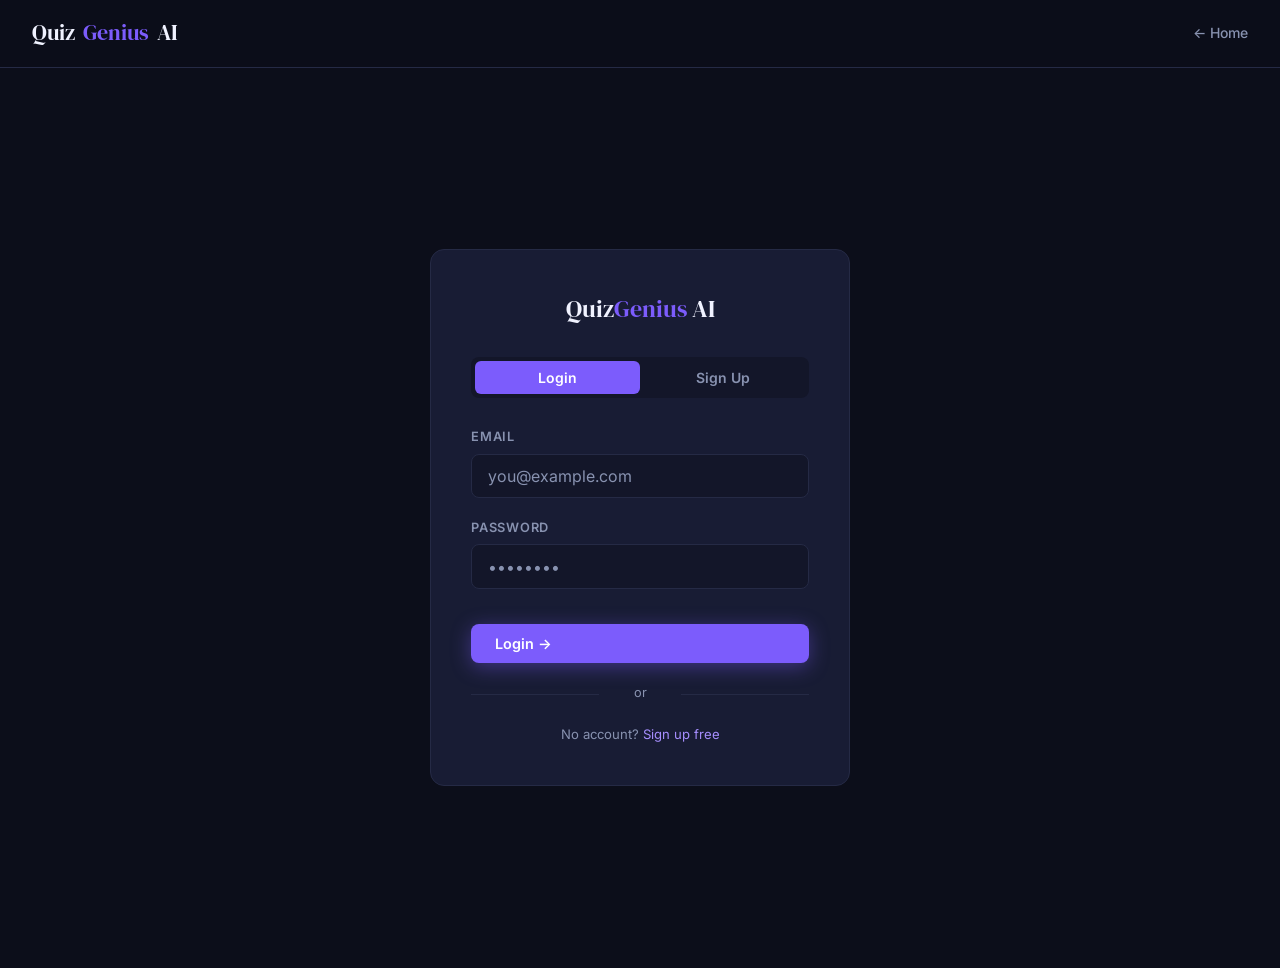
<file: frontend/quiz.html>
<!DOCTYPE html>
<html lang="en">
<head>
  <meta charset="UTF-8" />
  <meta name="viewport" content="width=device-width, initial-scale=1.0" />
  <title>QuizGenius AI — Quiz</title>
  <link rel="stylesheet" href="css/style.css" />
  <style>
    .quiz-page { padding: 2rem 0 4rem; }

    /* Quiz header */
    .quiz-header {
      display: flex; align-items: center;
      justify-content: space-between; gap: 1rem;
      margin-bottom: 1.75rem;
      flex-wrap: wrap;
    }
    .quiz-meta h2 { font-size: 1.3rem; }
    .quiz-meta p { color: var(--muted); font-size: 0.85rem; margin-top: 0.2rem; }

    /* Timer */
    .timer-pill {
      display: flex; align-items: center; gap: 0.5rem;
      padding: 0.5rem 1.1rem;
      background: var(--card); border: 1px solid var(--border);
      border-radius: 99px; font-weight: 700; font-size: 1rem;
      font-variant-numeric: tabular-nums;
    }
    .timer-pill.warning { border-color: var(--yellow); color: var(--yellow); }
    .timer-pill.danger  { border-color: var(--red);    color: var(--red);    animation: pulse 0.8s infinite; }
    @keyframes pulse { 0%,100% { opacity:1 } 50% { opacity:0.55 } }

    /* Question navigation dots */
    .q-nav {
      display: flex; flex-wrap: wrap; gap: 0.4rem;
      margin-bottom: 1.5rem;
    }
    .q-dot {
      width: 32px; height: 32px;
      border-radius: 50%;
      display: flex; align-items: center; justify-content: center;
      font-size: 0.75rem; font-weight: 700;
      cursor: pointer;
      border: 1.5px solid var(--border);
      background: var(--bg2); color: var(--muted);
      transition: all 0.15s;
    }
    .q-dot.answered  { background: var(--violet-glow); border-color: var(--violet); color: var(--violet-soft); }
    .q-dot.flagged   { background: rgba(245,197,66,0.15); border-color: var(--yellow); color: var(--yellow); }
    .q-dot.current   { background: var(--violet); border-color: var(--violet); color: #fff; }

    /* Question card */
    .q-card { position: relative; }
    .q-number { font-size: 0.75rem; font-weight: 700; color: var(--muted); letter-spacing: 0.1em; margin-bottom: 0.6rem; }
    .q-text { font-size: 1.05rem; line-height: 1.65; margin-bottom: 1.5rem; font-family: 'DM Serif Display', serif; }

    /* Options */
    .options { display: flex; flex-direction: column; gap: 0.65rem; }
    .option {
      display: flex; align-items: center; gap: 0.85rem;
      padding: 0.9rem 1.1rem;
      background: var(--bg2);
      border: 1.5px solid var(--border);
      border-radius: var(--radius-sm);
      cursor: pointer;
      transition: border-color 0.18s, background 0.18s;
    }
    .option:hover { border-color: var(--violet-soft); background: var(--violet-glow); }
    .option.selected { border-color: var(--violet); background: var(--violet-glow); }
    .option-letter {
      width: 28px; height: 28px; flex-shrink: 0;
      border-radius: 50%;
      background: var(--border);
      color: var(--muted);
      display: flex; align-items: center; justify-content: center;
      font-size: 0.75rem; font-weight: 700;
      transition: background 0.18s, color 0.18s;
    }
    .option.selected .option-letter { background: var(--violet); color: #fff; }
    .option-text { font-size: 0.9rem; line-height: 1.5; }

    /* Fill in blank / short answer */
    .text-answer { width: 100%; }

    /* Flag button */
    .flag-btn {
      position: absolute; top: 0; right: 0;
      background: transparent; border: none;
      cursor: pointer; font-size: 1.2rem;
      color: var(--muted); padding: 0.25rem;
      transition: transform 0.15s;
    }
    .flag-btn.flagged { color: var(--yellow); }
    .flag-btn:hover { transform: scale(1.2); }

    /* Nav buttons */
    .quiz-footer {
      display: flex; align-items: center; justify-content: space-between;
      margin-top: 2rem; gap: 1rem; flex-wrap: wrap;
    }
    .quiz-footer-left, .quiz-footer-right { display: flex; gap: 0.75rem; }
  </style>
</head>
<body>
<nav class="nav">
  <a href="index.html" class="nav-logo">Quiz<span>Genius</span> AI</a>
  <div class="nav-links">
    <div class="timer-pill" id="timer-pill">
      ⏱ <span id="timer-display">—</span>
    </div>
  </div>
</nav>

<div class="quiz-page container">

  <!-- Quiz header -->
  <div class="quiz-header">
    <div class="quiz-meta">
      <h2 id="quiz-title">Loading quiz…</h2>
      <p id="quiz-sub"></p>
    </div>
    <div>
      <div class="progress-wrap" style="width:240px;">
        <div class="progress-bar" id="progress-bar" style="width:0%"></div>
      </div>
      <p class="text-muted mt-1" style="font-size:0.78rem;text-align:right" id="progress-label"></p>
    </div>
  </div>

  <!-- Question navigation dots -->
  <div class="q-nav" id="q-nav"></div>

  <!-- Question card -->
  <div class="card q-card" id="q-card">
    <button class="flag-btn" id="flag-btn" title="Flag for review" onclick="toggleFlag()">🏳</button>
    <div class="q-number" id="q-number"></div>
    <div class="q-text"  id="q-text"></div>
    <div class="options"  id="options-wrap"></div>
  </div>

  <!-- Footer nav -->
  <div class="quiz-footer">
    <div class="quiz-footer-left">
      <button class="btn btn-ghost" id="btn-prev" onclick="navigate(-1)">← Prev</button>
      <button class="btn btn-ghost" onclick="skipQuestion()">Skip</button>
    </div>
    <div class="quiz-footer-right">
      <button class="btn btn-ghost" id="btn-next" onclick="navigate(1)">Next →</button>
      <button class="btn btn-primary" id="btn-submit" onclick="confirmSubmit()">Submit Quiz</button>
    </div>
  </div>

</div>

<!-- Submit confirm modal -->
<div class="modal-backdrop" id="submit-modal">
  <div class="modal">
    <h3 class="mb-2">Submit Quiz?</h3>
    <p class="text-muted mb-3" id="submit-summary"></p>
    <div class="flex gap-2">
      <button class="btn btn-ghost w-full" onclick="closeModal()">Review First</button>
      <button class="btn btn-primary w-full" onclick="submitQuiz()">Submit →</button>
    </div>
  </div>
</div>

<div id="toast"></div>
<div class="loading-overlay" id="loading-overlay">
  <div class="spinner"></div>
  <p id="loading-msg"></p>
</div>

<script src="js/utils.js"></script>
<script>
  requireAuth();

  let state = loadQuizState();
  let answers = {};
  let flagged = new Set();
  let currentIndex = 0;
  let timerInterval = null;
  let timeRemaining = 0;
  let startTime = Date.now();

  if (!state || !state.questions) {
    showToast('No quiz found. Redirecting…', 'error');
    setTimeout(() => window.location.href = 'upload.html', 1500);
  } else {
    initQuiz();
  }

  function initQuiz() {
    if (state.shuffle_q) state.questions = shuffle(state.questions);

    document.getElementById('quiz-title').textContent = state.title || 'Quiz';
    document.getElementById('quiz-sub').textContent =
      state.questions.length + ' questions' +
      (state.time_limit_minutes > 0 ? ' · ' + state.time_limit_minutes + ' min limit' : '');

    buildDots();
    renderQuestion(0);

    if (state.time_limit_minutes > 0) {
      timeRemaining = state.time_limit_minutes * 60;
      startTimer();
    } else {
      document.getElementById('timer-display').textContent = '∞';
    }
  }

  /* ---------- DOTS ---------- */
  function buildDots() {
    const wrap = document.getElementById('q-nav');
    wrap.innerHTML = '';
    state.questions.forEach((_, i) => {
      const d = document.createElement('div');
      d.className = 'q-dot' + (i === 0 ? ' current' : '');
      d.textContent = i + 1;
      d.onclick = () => renderQuestion(i);
      wrap.appendChild(d);
    });
  }

  function updateDots() {
    document.querySelectorAll('.q-dot').forEach((d, i) => {
      d.className = 'q-dot';
      if (i === currentIndex) d.classList.add('current');
      else if (flagged.has(i)) d.classList.add('flagged');
      else {
        const q = state.questions[i];
        const key = q.qid !== undefined ? q.qid : i;
        if (answers[key] !== undefined) d.classList.add('answered');
      }
    });
  }

  /* ---------- RENDER QUESTION ---------- */
  function renderQuestion(idx) {
    currentIndex = idx;
    const q = state.questions[idx];
    const total = state.questions.length;

    document.getElementById('q-number').textContent = `Question ${idx + 1} / ${total}`;
    document.getElementById('q-text').textContent = q.question;

    // Progress
    const answered = Object.keys(answers).length;
    document.getElementById('progress-bar').style.width = Math.round((answered / total) * 100) + '%';
    document.getElementById('progress-label').textContent = answered + ' of ' + total + ' answered';

    // Flag
    const flagBtn = document.getElementById('flag-btn');
    flagBtn.textContent = flagged.has(idx) ? '🚩' : '🏳';
    flagBtn.classList.toggle('flagged', flagged.has(idx));

    // Options
    const wrap = document.getElementById('options-wrap');
    wrap.innerHTML = '';

    const options = q.options || [];
    let shuffled = state.shuffle_o ? shuffle([...options]) : options;

    const questionKey = q.qid !== undefined ? q.qid : idx;
    if (shuffled.length > 0) {
      shuffled.forEach((opt, i) => {
        const el = document.createElement('div');
        el.className = 'option' + (answers[questionKey] === opt ? ' selected' : '');
        el.innerHTML = `
          <div class="option-letter">${'ABCD'[i]}</div>
          <div class="option-text">${opt}</div>
        `;
        el.onclick = () => selectOption(questionKey, opt, el);
        wrap.appendChild(el);
      });
    } else {
      // text input for fill-in-blank / short answer
      const inp = document.createElement('input');
      inp.type = 'text';
      inp.className = 'input text-answer';
      inp.placeholder = 'Type your answer here…';
      inp.value = answers[questionKey] || '';
      inp.oninput = () => {
        answers[questionKey] = inp.value;
        autoSave();
        updateProgress();
      };
      wrap.appendChild(inp);
    }

    // Nav buttons
    document.getElementById('btn-prev').disabled = idx === 0;
    document.getElementById('btn-submit').style.display = (idx === total - 1) ? 'inline-flex' : 'none';
    document.getElementById('btn-next').style.display = (idx < total - 1) ? 'inline-flex' : 'none';

    updateDots();
  }

  function selectOption(questionKey, value, el) {
    answers[questionKey] = value;
    document.querySelectorAll('.option').forEach(o => o.classList.remove('selected'));
    el.classList.add('selected');
    autoSave();
    updateProgress();

    // Auto-advance after 0.35s
    if (currentIndex < state.questions.length - 1) {
      setTimeout(() => navigate(1), 350);
    }
  }

  function updateProgress() {
    const total = state.questions.length;
    const answered = Object.keys(answers).length;
    document.getElementById('progress-bar').style.width = Math.round((answered / total) * 100) + '%';
    document.getElementById('progress-label').textContent = answered + ' of ' + total + ' answered';
  }

  function navigate(dir) {
    const next = currentIndex + dir;
    if (next >= 0 && next < state.questions.length) renderQuestion(next);
  }

  function skipQuestion() {
    if (currentIndex < state.questions.length - 1) navigate(1);
  }

  function toggleFlag() {
    if (flagged.has(currentIndex)) flagged.delete(currentIndex);
    else flagged.add(currentIndex);
    renderQuestion(currentIndex);
  }

  /* ---------- TIMER ---------- */
  function startTimer() {
    timerInterval = setInterval(() => {
      timeRemaining--;
      const m = Math.floor(timeRemaining / 60);
      const s = String(timeRemaining % 60).padStart(2, '0');
      document.getElementById('timer-display').textContent = `${m}:${s}`;

      const pill = document.getElementById('timer-pill');
      if (timeRemaining <= 60)       pill.className = 'timer-pill danger';
      else if (timeRemaining <= 180) pill.className = 'timer-pill warning';

      if (timeRemaining <= 0) {
        clearInterval(timerInterval);
        showToast('Time is up! Submitting…', 'error');
        setTimeout(submitQuiz, 1200);
      }
    }, 1000);
  }

  /* ---------- AUTO SAVE ---------- */
  function autoSave() {
    saveQuizState({ ...state, _saved_answers: answers });
  }

  /* ---------- SUBMIT ---------- */
  function confirmSubmit() {
    const total = state.questions.length;
    const answered = Object.keys(answers).length;
    const skipped = total - answered;
    document.getElementById('submit-summary').textContent =
      `You answered ${answered} of ${total} questions. ${skipped > 0 ? skipped + ' will be marked as skipped.' : 'All answered!'}`;
    document.getElementById('submit-modal').classList.add('show');
  }

  function closeModal() {
    document.getElementById('submit-modal').classList.remove('show');
  }

  async function submitQuiz() {
    closeModal();
    if (timerInterval) clearInterval(timerInterval);
    showLoading('Checking your answers…');
    const timeTaken = Math.floor((Date.now() - startTime) / 1000);

    // Convert answers to index-keyed object for API
    const indexedAnswers = {};
    Object.keys(answers).forEach(k => { indexedAnswers[k] = answers[k]; });

    try {
      const result = await apiFetch('/submit', {
        method: 'POST',
        body: JSON.stringify({
          quiz_id: state.quiz_id,
          answers: indexedAnswers,
          time_taken_seconds: timeTaken,
          pass_score: state.pass_score,
        }),
      });
      // Store result for result page
      localStorage.setItem('qg_last_result', JSON.stringify(result));
      clearQuizState();
      hideLoading();
      window.location.href = 'result.html';
    } catch (e) {
      hideLoading();
      showToast(e.message, 'error');
    }
  }

  /* ---------- UTILS ---------- */
  function shuffle(arr) {
    for (let i = arr.length - 1; i > 0; i--) {
      const j = Math.floor(Math.random() * (i + 1));
      [arr[i], arr[j]] = [arr[j], arr[i]];
    }
    return arr;
  }
</script>
</body>
</html>
</file>
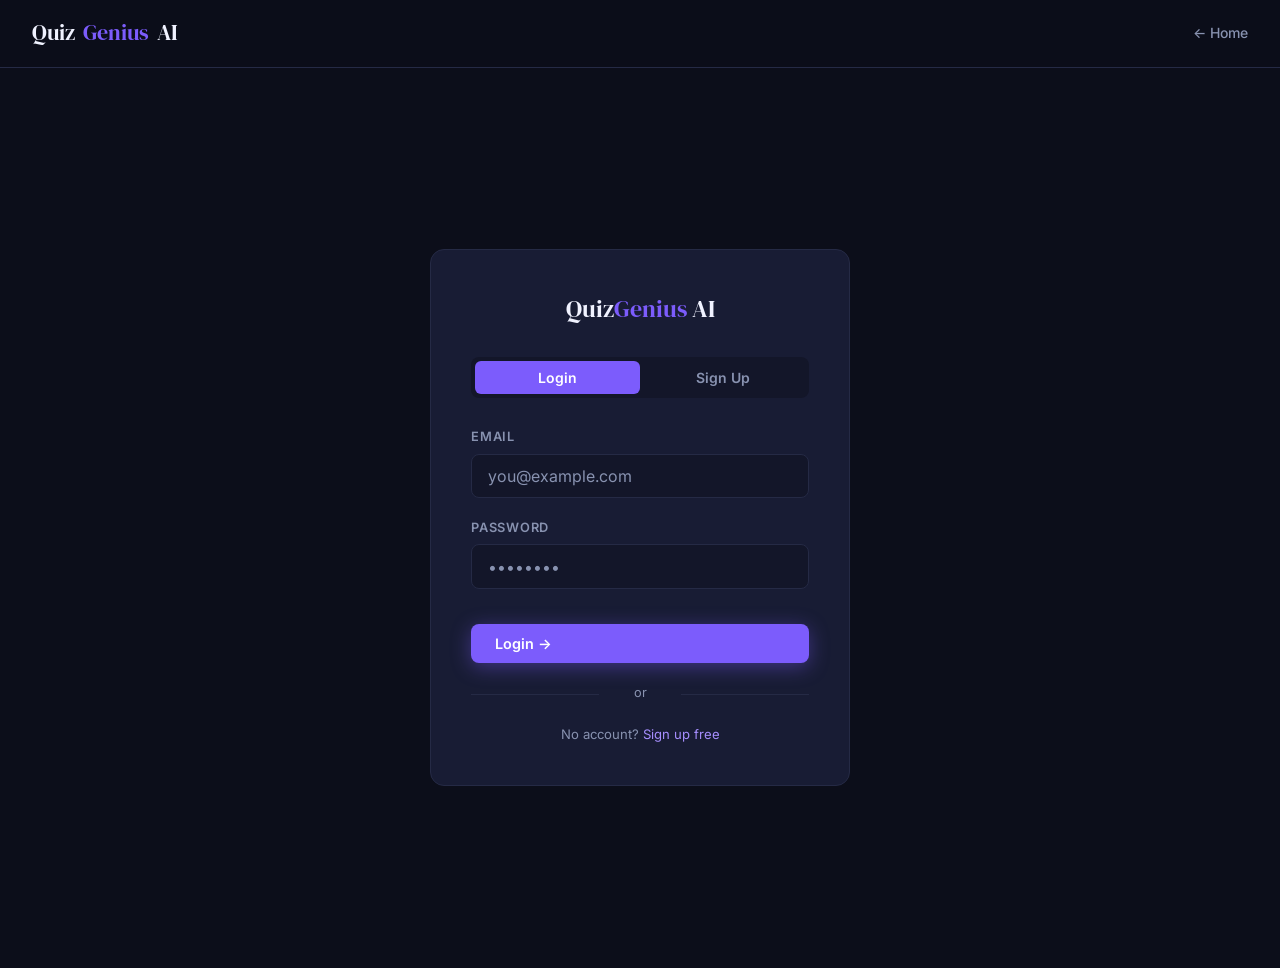
<file: frontend/result.html>
<!DOCTYPE html>
<html lang="en">
<head>
  <meta charset="UTF-8" />
  <meta name="viewport" content="width=device-width, initial-scale=1.0" />
  <title>QuizGenius AI — Results</title>
  <link rel="stylesheet" href="css/style.css" />
  <style>
    .result-page { padding: 2.5rem 0 4rem; }

    /* Score hero */
    .score-hero {
      text-align: center;
      padding: 3rem 2rem;
      background: var(--card);
      border: 1px solid var(--border);
      border-radius: var(--radius);
      margin-bottom: 2rem;
      position: relative;
      overflow: hidden;
    }
    .score-hero::before {
      content: '';
      position: absolute; inset: 0;
      background: radial-gradient(circle at 50% 0%, var(--violet-glow) 0%, transparent 65%);
      pointer-events: none;
    }
    .score-circle {
      width: 160px; height: 160px;
      border-radius: 50%;
      border: 6px solid var(--violet);
      display: flex; flex-direction: column;
      align-items: center; justify-content: center;
      margin: 0 auto 1.25rem;
      box-shadow: 0 0 40px var(--violet-glow);
      background: var(--bg);
    }
    .score-pct {
      font-family: 'DM Serif Display', serif;
      font-size: 2.5rem; line-height: 1;
    }
    .score-label { font-size: 0.75rem; color: var(--muted); margin-top: 0.2rem; }
    .grade-badge {
      display: inline-flex; align-items: center; gap: 0.5rem;
      padding: 0.4rem 1.2rem;
      border-radius: 99px;
      font-size: 1rem; font-weight: 700;
      margin: 0.75rem 0;
    }
    .pass-badge  { background: rgba(34,197,94,0.15); border: 1.5px solid var(--green);  color: var(--green); }
    .fail-badge  { background: rgba(240,82,82,0.12);  border: 1.5px solid var(--red);   color: var(--red);  }

    /* Stat row */
    .stat-row { display: flex; gap: 1rem; justify-content: center; flex-wrap: wrap; margin-top: 1.5rem; }
    .stat-box {
      background: var(--bg2);
      border: 1px solid var(--border);
      border-radius: var(--radius-sm);
      padding: 0.9rem 1.5rem;
      text-align: center; min-width: 110px;
    }
    .stat-box .val { font-size: 1.6rem; font-family: 'DM Serif Display', serif; }
    .stat-box .lbl { font-size: 0.75rem; color: var(--muted); margin-top: 0.2rem; }

    /* Stars */
    .stars { font-size: 1.4rem; letter-spacing: 2px; margin: 0.5rem 0; }

    /* Buttons */
    .result-btns { display: flex; gap: 0.75rem; justify-content: center; flex-wrap: wrap; margin-top: 1.5rem; }

    /* Breakdown */
    .breakdown { margin-top: 2rem; }
    .breakdown h2 { margin-bottom: 1.25rem; }
    .q-review {
      background: var(--card);
      border: 1px solid var(--border);
      border-radius: var(--radius);
      padding: 1.35rem 1.5rem;
      margin-bottom: 1rem;
    }
    .q-review-header {
      display: flex; align-items: flex-start;
      justify-content: space-between; gap: 1rem;
      margin-bottom: 0.85rem;
    }
    .q-review-text { font-family: 'DM Serif Display', serif; font-size: 0.98rem; flex: 1; }
    .q-result-icon { font-size: 1.3rem; flex-shrink: 0; }
    .answer-row {
      display: flex; gap: 0.5rem; align-items: baseline;
      font-size: 0.82rem; margin-bottom: 0.3rem;
    }
    .answer-row .tag {
      font-size: 0.7rem; font-weight: 700; letter-spacing: 0.06em;
      text-transform: uppercase; color: var(--muted); min-width: 90px;
    }
    .explanation {
      margin-top: 0.75rem;
      padding: 0.65rem 0.9rem;
      background: var(--bg2);
      border-left: 3px solid var(--violet);
      border-radius: 0 var(--radius-sm) var(--radius-sm) 0;
      font-size: 0.83rem; color: var(--muted);
      line-height: 1.6;
    }
    .explanation strong { color: var(--violet-soft); }
  </style>
</head>
<body>
<nav class="nav">
  <a href="index.html" class="nav-logo">Quiz<span>Genius</span> AI</a>
  <div class="nav-links" id="nav-user-slot"></div>
</nav>

<div class="result-page container">

  <!-- SCORE HERO -->
  <div class="score-hero">
    <div class="score-circle">
      <div class="score-pct" id="score-pct">—</div>
      <div class="score-label">Score</div>
    </div>

    <h2 id="quiz-title-display">Quiz Results</h2>

    <div class="stars" id="stars"></div>

    <div id="grade-badge" class="grade-badge">—</div>
    <div id="pass-fail" style="font-size:0.85rem;color:var(--muted)"></div>

    <div class="stat-row">
      <div class="stat-box">
        <div class="val text-green"  id="correct-count">—</div>
        <div class="lbl">Correct</div>
      </div>
      <div class="stat-box">
        <div class="val text-red"    id="wrong-count">—</div>
        <div class="lbl">Wrong</div>
      </div>
      <div class="stat-box">
        <div class="val text-yellow" id="skipped-count">—</div>
        <div class="lbl">Skipped</div>
      </div>
      <div class="stat-box">
        <div class="val text-violet" id="time-taken">—</div>
        <div class="lbl">Time Taken</div>
      </div>
    </div>

    <div class="result-btns">
      <button class="btn btn-outline" onclick="window.location.href='history.html'">📋 View History</button>
      <button class="btn btn-ghost"   onclick="window.location.href='upload.html'">🔁 New Quiz</button>
      <button class="btn btn-primary" onclick="window.print()">📥 Download PDF</button>
    </div>
  </div>

  <!-- BREAKDOWN -->
  <div class="breakdown" id="breakdown-section">
    <h2>Question Review</h2>
    <div id="breakdown-list"></div>
  </div>

</div>

<div id="toast"></div>
<script src="js/utils.js"></script>
<script>
  renderNavUser();
  requireAuth();

  const result = JSON.parse(localStorage.getItem('qg_last_result') || 'null');
  if (!result) {
    showToast('No results found. Redirecting…', 'error');
    setTimeout(() => window.location.href = 'history.html', 1500);
  } else {
    renderResult(result);
  }

  function renderResult(r) {
    const pct = r.score_percentage;

    // Score circle
    document.getElementById('score-pct').textContent = pct + '%';
    document.getElementById('quiz-title-display').textContent = r.quiz_title || 'Quiz Results';

    // Stars (0-5 based on %)
    const starCount = pct >= 90 ? 5 : pct >= 75 ? 4 : pct >= 60 ? 3 : pct >= 45 ? 2 : 1;
    document.getElementById('stars').textContent = '⭐'.repeat(starCount) + '☆'.repeat(5 - starCount);

    // Grade badge
    const badge = document.getElementById('grade-badge');
    badge.textContent = 'Grade ' + r.grade;
    badge.classList.add('grade-' + r.grade);
    badge.classList.add(r.passed ? 'pass-badge' : 'fail-badge');

    document.getElementById('pass-fail').textContent = r.passed
      ? '✅ You passed this quiz!'
      : '❌ Below passing score — keep practising';

    // Stats
    document.getElementById('correct-count').textContent = r.correct_count;
    document.getElementById('wrong-count').textContent   = r.wrong_count;
    document.getElementById('skipped-count').textContent = r.skipped_count;
    document.getElementById('time-taken').textContent    = formatTime(r.time_taken_seconds || 0);

    // Breakdown
    const list = document.getElementById('breakdown-list');
    list.innerHTML = '';
    (r.breakdown || []).forEach((item, i) => {
      const card = document.createElement('div');
      card.className = 'q-review';
      const icon = item.is_correct ? '✅' : (item.your_answer ? '❌' : '⏭');

      card.innerHTML = `
        <div class="q-review-header">
          <div class="q-review-text">${i + 1}. ${escHtml(item.question)}</div>
          <div class="q-result-icon">${icon}</div>
        </div>

        ${item.your_answer ? `
        <div class="answer-row">
          <span class="tag">Your answer</span>
          <span class="${item.is_correct ? 'text-green' : 'text-red'}">${escHtml(item.your_answer)}</span>
        </div>` : `
        <div class="answer-row">
          <span class="tag">Your answer</span>
          <span class="text-yellow">Skipped</span>
        </div>`}

        ${!item.is_correct ? `
        <div class="answer-row">
          <span class="tag">Correct answer</span>
          <span class="text-green">${escHtml(item.correct_answer)}</span>
        </div>` : ''}

        ${item.explanation ? `
        <div class="explanation">
          <strong>💡 Explanation:</strong> ${escHtml(item.explanation)}
        </div>` : ''}
      `;
      list.appendChild(card);
    });
  }

  function escHtml(str) {
    return String(str || '').replace(/&/g,'&amp;').replace(/</g,'&lt;').replace(/>/g,'&gt;');
  }
</script>
</body>
</html>
</file>
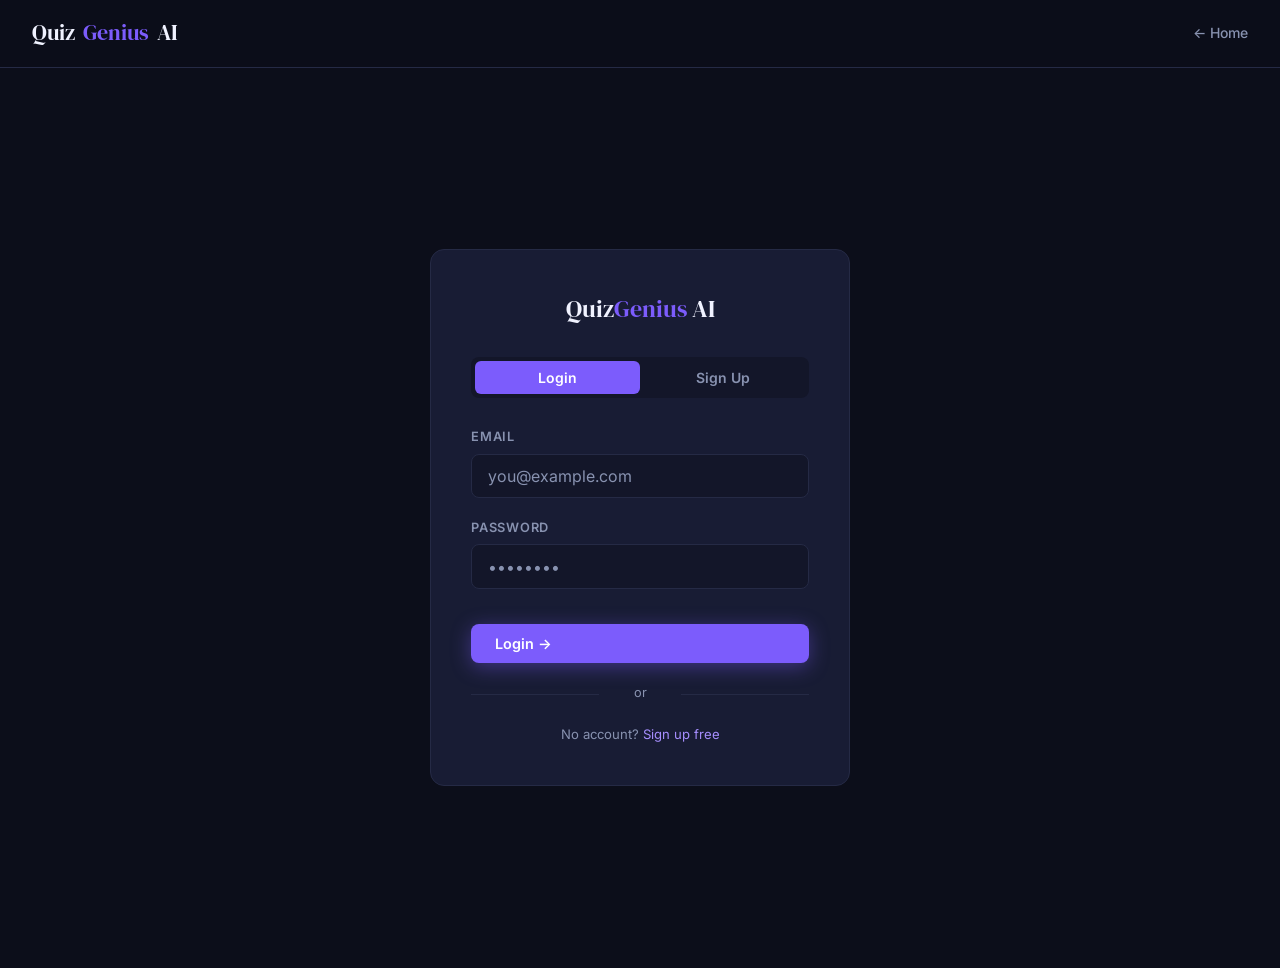
<file: frontend/upload.html>
<!DOCTYPE html>
<html lang="en">
<head>
  <meta charset="UTF-8" />
  <meta name="viewport" content="width=device-width, initial-scale=1.0" />
  <title>QuizGenius AI — Upload & Configure</title>
  <link rel="stylesheet" href="css/style.css" />
  <style>
    .page { padding: 2.5rem 0 4rem; }
    .page-header { margin-bottom: 2.5rem; }
    .upload-layout { display: grid; grid-template-columns: 1.2fr 1fr; gap: 1.75rem; align-items: start; }

    /* Source toggle */
    .source-tabs {
      display: flex;
      background: var(--bg2);
      border: 1px solid var(--border);
      border-radius: var(--radius-sm);
      padding: 4px;
      margin-bottom: 1.5rem;
      gap: 4px;
    }
    .source-tab {
      flex: 1; text-align: center; padding: 0.55rem;
      border-radius: calc(var(--radius-sm) - 2px);
      font-size: 0.85rem; font-weight: 600;
      cursor: pointer; color: var(--muted);
      border: none; background: transparent;
      transition: background 0.2s, color 0.2s;
    }
    .source-tab.active { background: var(--violet); color: #fff; }

    /* Dropzone */
    .dropzone {
      border: 2px dashed var(--border);
      border-radius: var(--radius);
      padding: 3rem 2rem;
      text-align: center;
      cursor: pointer;
      transition: border-color 0.2s, background 0.2s;
      background: var(--bg2);
    }
    .dropzone.drag-over { border-color: var(--violet); background: var(--violet-glow); }
    .dropzone .dz-icon { font-size: 2.5rem; margin-bottom: 0.75rem; }
    .dropzone p { color: var(--muted); font-size: 0.875rem; margin-top: 0.5rem; }
    .dropzone strong { color: var(--white); }
    #file-name {
      margin-top: 1rem;
      padding: 0.5rem 1rem;
      background: var(--violet-glow);
      border: 1px solid var(--violet);
      border-radius: var(--radius-sm);
      font-size: 0.82rem;
      color: var(--violet-soft);
    }

    /* Settings grid */
    .settings-grid { display: grid; grid-template-columns: 1fr 1fr; gap: 1rem; }

    /* Question type chips */
    .qtype-chips { display: flex; flex-wrap: wrap; gap: 0.5rem; }
    .qtype-chip {
      padding: 0.35rem 0.85rem;
      border: 1.5px solid var(--border);
      border-radius: 99px;
      font-size: 0.8rem;
      font-weight: 600;
      cursor: pointer;
      color: var(--muted);
      transition: all 0.2s;
      background: transparent;
    }
    .qtype-chip.selected {
      border-color: var(--violet);
      color: var(--violet-soft);
      background: var(--violet-glow);
    }

    /* AI Extras */
    .extras-grid { display: grid; grid-template-columns: 1fr 1fr; gap: 0.6rem; margin-top: 0.75rem; }
    .extra-toggle {
      display: flex; align-items: center; gap: 0.6rem;
      padding: 0.6rem 0.85rem;
      background: var(--bg2);
      border: 1px solid var(--border);
      border-radius: var(--radius-sm);
      cursor: pointer;
      font-size: 0.82rem;
      color: var(--muted);
      transition: border-color 0.2s, color 0.2s;
    }
    .extra-toggle input { accent-color: var(--violet); }
    .extra-toggle:has(input:checked) { border-color: var(--violet); color: var(--white); }

    /* Mobile responsive */
    @media (max-width: 768px) {
      .upload-layout { grid-template-columns: 1fr; }
      .settings-grid { grid-template-columns: 1fr; }
      .extras-grid { grid-template-columns: 1fr; }
    }
  </style>
</head>
<body>
<nav class="nav">
  <a href="index.html" class="nav-logo">Quiz<span>Genius</span> AI</a>
  <div class="nav-links" id="nav-user-slot"></div>
</nav>

<div class="page container">
  <div class="page-header">
    <div class="label">Step 1 of 2</div>
    <h2 class="mt-1">Upload content & configure quiz</h2>
    <p class="text-muted mt-1">Drop a file or paste your notes, then set how you want the quiz generated.</p>
  </div>

  <div class="upload-layout">
    <!-- LEFT: Content input -->
    <div>
      <div class="source-tabs">
        <button class="source-tab active" onclick="switchSource('file')">📂 Upload File</button>
        <button class="source-tab" onclick="switchSource('text')">✍️ Paste Text</button>
      </div>

      <!-- File upload -->
      <div id="source-file">
        <div class="dropzone" id="dropzone" onclick="document.getElementById('file-input').click()">
          <div class="dz-icon">📄</div>
          <strong>Click to upload or drag & drop</strong>
          <p>PDF, DOCX, PPTX, TXT, Markdown — max 10 MB</p>
          <input type="file" id="file-input" accept=".pdf,.docx,.pptx,.txt,.md" hidden />
        </div>
        <div id="file-name" class="hidden"></div>
      </div>

      <!-- Paste text -->
      <div id="source-text" class="hidden">
        <div class="form-group" style="margin:0">
          <textarea id="paste-text" class="input" rows="11"
            placeholder="Paste your notes, article, lecture text, or any content here…"
            style="resize:vertical;line-height:1.7"></textarea>
        </div>
        <p class="text-muted mt-1" style="font-size:0.8rem;" id="char-count">0 characters</p>
      </div>

      <!-- Quiz title -->
      <div class="form-group mt-3">
        <label class="form-label">Quiz Title</label>
        <input type="text" id="quiz-title" class="input" placeholder="e.g. Biology Chapter 5 Quiz" />
      </div>
    </div>

    <!-- RIGHT: Settings -->
    <div>
      <div class="card">
        <h3 class="mb-3">Quiz Settings</h3>

        <!-- Question type -->
        <div class="form-group">
          <label class="form-label">Question Type</label>
          <div class="qtype-chips">
            <button class="qtype-chip selected" data-val="multiple-choice">MCQ</button>
            <button class="qtype-chip" data-val="true-false">True / False</button>
            <button class="qtype-chip" data-val="fill-in-blank">Fill in Blank</button>
            <button class="qtype-chip" data-val="short-answer">Short Answer</button>
          </div>
        </div>

        <div class="settings-grid">
          <!-- Difficulty -->
          <div class="form-group">
            <label class="form-label">Difficulty</label>
            <select id="difficulty" class="input select">
              <option value="easy">Easy</option>
              <option value="medium" selected>Medium</option>
              <option value="hard">Hard</option>
              <option value="adaptive">Adaptive ⚡</option>
            </select>
          </div>

          <!-- Number of questions -->
          <div class="form-group">
            <label class="form-label">Questions</label>
            <select id="num-questions" class="input select">
              <option value="5">5</option>
              <option value="10" selected>10</option>
              <option value="15">15</option>
              <option value="20">20</option>
              <option value="30">30</option>
            </select>
          </div>

          <!-- Time limit -->
          <div class="form-group">
            <label class="form-label">Time Limit</label>
            <select id="time-limit" class="input select">
              <option value="0">No limit</option>
              <option value="5">5 minutes</option>
              <option value="10">10 minutes</option>
              <option value="15" selected>15 minutes</option>
              <option value="30">30 minutes</option>
            </select>
          </div>

          <!-- Passing score -->
          <div class="form-group">
            <label class="form-label">Passing Score</label>
            <select id="pass-score" class="input select">
              <option value="50">50%</option>
              <option value="60" selected>60%</option>
              <option value="70">70%</option>
              <option value="80">80%</option>
            </select>
          </div>
        </div>

        <!-- Toggles -->
        <div class="form-group">
          <label class="form-label">Options</label>
          <div style="display:flex;flex-direction:column;gap:0.5rem;">
            <label class="extra-toggle"><input type="checkbox" id="shuffle-q" checked> Shuffle questions</label>
            <label class="extra-toggle"><input type="checkbox" id="shuffle-o" checked> Shuffle options</label>
            <label class="extra-toggle"><input type="checkbox" id="neg-mark"> Negative marking (−0.25)</label>
          </div>
        </div>

        <!-- AI Extras -->
        <div class="form-group">
          <label class="form-label">AI Extras (optional)</label>
          <div class="extras-grid">
            <label class="extra-toggle"><input type="checkbox" id="extra-flash"> 🃏 Flashcards</label>
            <label class="extra-toggle"><input type="checkbox" id="extra-summary"> 📋 Summary</label>
            <label class="extra-toggle"><input type="checkbox" id="extra-interview"> 💼 Interview Qs</label>
            <label class="extra-toggle"><input type="checkbox" id="extra-hints"> 💡 Hints</label>
          </div>
        </div>

        <!-- Language -->
        <div class="form-group">
          <label class="form-label">Language</label>
          <select id="language" class="input select">
            <option value="English">English</option>
            <option value="Urdu">Urdu</option>
            <option value="Arabic">Arabic</option>
            <option value="French">French</option>
            <option value="Spanish">Spanish</option>
            <option value="German">German</option>
            <option value="Chinese">Chinese</option>
          </select>
        </div>

        <button class="btn btn-primary w-full btn-lg" onclick="generateQuiz()">
          ⚡ Generate Quiz
        </button>
      </div>
    </div>
  </div>
</div>

<div id="toast"></div>
<div class="loading-overlay" id="loading-overlay">
  <div class="spinner"></div>
  <p id="loading-msg">Generating your quiz…</p>
</div>

<script src="js/utils.js"></script>
<script>
  renderNavUser();
  requireAuth();

  let extractedText = "";
  let selectedFile = null;
  let questionType = "multiple-choice";

  /* Source toggle */
  function switchSource(mode) {
    document.querySelectorAll('.source-tab').forEach((el, i) =>
      el.classList.toggle('active', (mode === 'file') === (i === 0)));
    document.getElementById('source-file').classList.toggle('hidden', mode !== 'file');
    document.getElementById('source-text').classList.toggle('hidden', mode !== 'text');
  }

  /* Question type chips */
  document.querySelectorAll('.qtype-chip').forEach(chip => {
    chip.addEventListener('click', () => {
      document.querySelectorAll('.qtype-chip').forEach(c => c.classList.remove('selected'));
      chip.classList.add('selected');
      questionType = chip.dataset.val;
    });
  });

  /* Char count */
  document.getElementById('paste-text').addEventListener('input', function () {
    document.getElementById('char-count').textContent = this.value.length.toLocaleString() + ' characters';
    extractedText = this.value;
  });

  /* File input */
  document.getElementById('file-input').addEventListener('change', function () {
    if (this.files[0]) handleFile(this.files[0]);
  });

  /* Drag and drop */
  const dz = document.getElementById('dropzone');
  dz.addEventListener('dragover', e => { e.preventDefault(); dz.classList.add('drag-over'); });
  dz.addEventListener('dragleave', () => dz.classList.remove('drag-over'));
  dz.addEventListener('drop', e => {
    e.preventDefault(); dz.classList.remove('drag-over');
    if (e.dataTransfer.files[0]) handleFile(e.dataTransfer.files[0]);
  });

  function handleFile(file) {
    const allowed = ['.pdf', '.docx', '.pptx', '.txt', '.md'];
    const ext = file.name.substring(file.name.lastIndexOf('.')).toLowerCase();
    if (!allowed.includes(ext)) return showToast('Unsupported file type', 'error');
    if (file.size > 10 * 1024 * 1024) return showToast('File is too large (max 10 MB)', 'error');
    selectedFile = file;
    const fn = document.getElementById('file-name');
    fn.textContent = '✓ ' + file.name + ' (' + (file.size / 1024).toFixed(1) + ' KB)';
    fn.classList.remove('hidden');
  }

  async function generateQuiz() {
    const title = document.getElementById('quiz-title').value.trim() || 'Untitled Quiz';
    const difficulty = document.getElementById('difficulty').value;
    const numQuestions = parseInt(document.getElementById('num-questions').value);
    const timeLimit = parseInt(document.getElementById('time-limit').value);
    const passScore = parseInt(document.getElementById('pass-score').value);
    const shuffleQ = document.getElementById('shuffle-q').checked;
    const shuffleO = document.getElementById('shuffle-o').checked;

    showLoading('Uploading and extracting text…');

    let text = extractedText;
    let sourceFilename = null;

    // Upload file first if file mode is active
    const isFileMode = !document.getElementById('source-file').classList.contains('hidden');
    if (isFileMode) {
      if (!selectedFile) { hideLoading(); return showToast('Please select a file first', 'error'); }
      const formData = new FormData();
      formData.append('file', selectedFile);
      try {
        const res = await fetch(API + '/upload', { method: 'POST', body: formData, credentials: 'include' });
        const data = await res.json();
        if (!res.ok) throw new Error(data.error);
        text = data.text;
        sourceFilename = data.source_filename;
      } catch (e) {
        hideLoading();
        return showToast(e.message, 'error');
      }
    } else {
      if (!text.trim()) { hideLoading(); return showToast('Please paste some text first', 'error'); }
    }

    showLoading('AI is generating your quiz… ✨');

    try {
      const data = await apiFetch('/generate-quiz', {
        method: 'POST',
        body: JSON.stringify({
          text, title, num_questions: numQuestions,
          difficulty, question_type: questionType,
          source_filename: sourceFilename,
        }),
      });

      // Save quiz + settings to localStorage before navigating
      saveQuizState({
        quiz_id: data.quiz_id,
        title: data.title,
        questions: data.questions,
        time_limit_minutes: timeLimit,
        pass_score: passScore,
        shuffle_q: shuffleQ,
        shuffle_o: shuffleO,
      });

      hideLoading();
      window.location.href = 'quiz.html';
    } catch (e) {
      hideLoading();
      showToast(e.message, 'error');
    }
  }
</script>
</body>
</html>
</file>
<file: frontend/css/style.css>
/* =====================================================
   QuizGenius AI — Global Styles
   Palette: Deep navy bg, electric violet accent,
             ice-white text, soft slate for cards
   Type: DM Serif Display (headings) + Inter (body/UI)
   ===================================================== */

@import url('https://fonts.googleapis.com/css2?family=DM+Serif+Display:ital@0;1&family=Inter:wght@300;400;500;600;700&display=swap');

/* ---------- TOKENS ---------- */
:root {
  --bg:          #0c0e1a;
  --bg2:         #131629;
  --card:        #181c34;
  --border:      #252a45;
  --violet:      #7c5cfc;
  --violet-soft: #a68efe;
  --violet-glow: rgba(124,92,252,0.18);
  --teal:        #00d4b4;
  --red:         #f05252;
  --green:       #22c55e;
  --yellow:      #f5c542;
  --white:       #f0f2ff;
  --muted:       #8892b0;
  --radius:      14px;
  --radius-sm:   8px;
  --shadow:      0 4px 32px rgba(0,0,0,0.4);
}

/* ---------- RESET ---------- */
*, *::before, *::after { box-sizing: border-box; margin: 0; padding: 0; }
html { scroll-behavior: smooth; }
body {
  font-family: 'Inter', sans-serif;
  background: var(--bg);
  color: var(--white);
  min-height: 100vh;
  line-height: 1.6;
}
a { color: inherit; text-decoration: none; }
img { max-width: 100%; }
button, input, select, textarea {
  font-family: inherit;
  font-size: inherit;
}

/* ---------- SCROLLBAR ---------- */
::-webkit-scrollbar { width: 6px; }
::-webkit-scrollbar-track { background: var(--bg); }
::-webkit-scrollbar-thumb { background: var(--border); border-radius: 99px; }

/* ---------- TYPOGRAPHY ---------- */
h1,h2,h3,h4 {
  font-family: 'DM Serif Display', serif;
  line-height: 1.15;
  letter-spacing: -0.01em;
}
h1 { font-size: clamp(2rem, 5vw, 3.5rem); }
h2 { font-size: clamp(1.4rem, 3vw, 2.2rem); }
h3 { font-size: 1.25rem; }
.label {
  font-size: 0.7rem;
  font-weight: 700;
  letter-spacing: 0.14em;
  text-transform: uppercase;
  color: var(--violet-soft);
}

/* ---------- NAVBAR ---------- */
.nav {
  display: flex;
  align-items: center;
  justify-content: space-between;
  padding: 1rem 2rem;
  border-bottom: 1px solid var(--border);
  background: rgba(12,14,26,0.9);
  backdrop-filter: blur(12px);
  position: sticky;
  top: 0;
  z-index: 100;
}
.nav-logo {
  font-family: 'DM Serif Display', serif;
  font-size: 1.35rem;
  color: var(--white);
  display: flex;
  align-items: center;
  gap: 0.5rem;
}
.nav-logo span { color: var(--violet); }
.nav-links { display: flex; align-items: center; gap: 1.5rem; }
.nav-links a {
  color: var(--muted);
  font-size: 0.875rem;
  font-weight: 500;
  transition: color 0.2s;
}
.nav-links a:hover, .nav-links a.active { color: var(--white); }
.nav-links .btn-nav {
  background: var(--violet);
  color: #fff;
  padding: 0.45rem 1.1rem;
  border-radius: 99px;
  font-size: 0.875rem;
  font-weight: 600;
  transition: opacity 0.2s;
}
.nav-links .btn-nav:hover { opacity: 0.85; }

/* ---------- BUTTONS ---------- */
.btn {
  display: inline-flex;
  align-items: center;
  gap: 0.5rem;
  padding: 0.7rem 1.5rem;
  border-radius: var(--radius-sm);
  font-weight: 600;
  font-size: 0.9rem;
  cursor: pointer;
  border: none;
  transition: opacity 0.2s, transform 0.15s;
}
.btn:hover { opacity: 0.88; transform: translateY(-1px); }
.btn:active { transform: translateY(0); }
.btn-primary {
  background: var(--violet);
  color: #fff;
  box-shadow: 0 4px 20px rgba(124,92,252,0.4);
}
.btn-outline {
  background: transparent;
  color: var(--violet-soft);
  border: 1.5px solid var(--violet);
}
.btn-ghost {
  background: var(--card);
  color: var(--white);
  border: 1px solid var(--border);
}
.btn-danger {
  background: var(--red);
  color: #fff;
}
.btn-success {
  background: var(--green);
  color: #fff;
}
.btn-lg { padding: 0.9rem 2.2rem; font-size: 1rem; border-radius: var(--radius); }
.btn-sm { padding: 0.4rem 0.9rem; font-size: 0.8rem; }
.btn[disabled] { opacity: 0.4; cursor: not-allowed; pointer-events: none; }

/* ---------- CARDS ---------- */
.card {
  background: var(--card);
  border: 1px solid var(--border);
  border-radius: var(--radius);
  padding: 1.75rem;
}
.card-glow {
  box-shadow: 0 0 0 1px var(--violet), 0 0 30px var(--violet-glow);
}

/* ---------- INPUTS ---------- */
.input {
  width: 100%;
  padding: 0.7rem 1rem;
  background: var(--bg2);
  border: 1.5px solid var(--border);
  border-radius: var(--radius-sm);
  color: var(--white);
  transition: border-color 0.2s;
  outline: none;
}
.input:focus { border-color: var(--violet); }
.input::placeholder { color: var(--muted); }
.select {
  appearance: none;
  background-image: url("data:image/svg+xml,%3Csvg xmlns='http://www.w3.org/2000/svg' width='12' height='8' viewBox='0 0 12 8'%3E%3Cpath d='M1 1l5 5 5-5' stroke='%238892b0' stroke-width='1.5' fill='none' stroke-linecap='round'/%3E%3C/svg%3E");
  background-repeat: no-repeat;
  background-position: right 1rem center;
  padding-right: 2.5rem;
}
label.form-label {
  display: block;
  font-size: 0.8rem;
  font-weight: 600;
  color: var(--muted);
  margin-bottom: 0.4rem;
  text-transform: uppercase;
  letter-spacing: 0.06em;
}
.form-group { margin-bottom: 1.2rem; }

/* ---------- BADGES ---------- */
.badge {
  display: inline-block;
  padding: 0.2rem 0.65rem;
  border-radius: 99px;
  font-size: 0.72rem;
  font-weight: 700;
  letter-spacing: 0.04em;
  text-transform: uppercase;
}
.badge-violet { background: var(--violet-glow); color: var(--violet-soft); border: 1px solid var(--violet); }
.badge-green  { background: rgba(34,197,94,0.12);  color: var(--green);  border: 1px solid var(--green); }
.badge-red    { background: rgba(240,82,82,0.12);   color: var(--red);   border: 1px solid var(--red); }
.badge-yellow { background: rgba(245,197,66,0.12);  color: var(--yellow); border: 1px solid var(--yellow); }

/* ---------- PROGRESS BAR ---------- */
.progress-wrap {
  width: 100%;
  height: 6px;
  background: var(--border);
  border-radius: 99px;
  overflow: hidden;
}
.progress-bar {
  height: 100%;
  background: linear-gradient(90deg, var(--violet), var(--teal));
  border-radius: 99px;
  transition: width 0.4s ease;
}

/* ---------- TOAST ---------- */
#toast {
  position: fixed;
  bottom: 1.5rem;
  right: 1.5rem;
  background: var(--card);
  border: 1px solid var(--border);
  color: var(--white);
  padding: 0.85rem 1.3rem;
  border-radius: var(--radius-sm);
  font-size: 0.875rem;
  box-shadow: var(--shadow);
  z-index: 9999;
  opacity: 0;
  transform: translateY(12px);
  transition: opacity 0.3s, transform 0.3s;
  max-width: 320px;
}
#toast.show { opacity: 1; transform: translateY(0); }
#toast.toast-error { border-color: var(--red); color: var(--red); }
#toast.toast-success { border-color: var(--green); color: var(--green); }

/* ---------- LOADER ---------- */
.spinner {
  width: 36px; height: 36px;
  border: 3px solid var(--border);
  border-top-color: var(--violet);
  border-radius: 50%;
  animation: spin 0.7s linear infinite;
}
@keyframes spin { to { transform: rotate(360deg); } }
.loading-overlay {
  position: fixed; inset: 0;
  background: rgba(12,14,26,0.85);
  backdrop-filter: blur(6px);
  display: flex; flex-direction: column;
  align-items: center; justify-content: center;
  gap: 1rem; z-index: 999;
  opacity: 0; pointer-events: none;
  transition: opacity 0.3s;
}
.loading-overlay.show { opacity: 1; pointer-events: all; }
.loading-overlay p { color: var(--muted); font-size: 0.9rem; }

/* ---------- MODAL ---------- */
.modal-backdrop {
  position: fixed; inset: 0;
  background: rgba(12,14,26,0.75);
  backdrop-filter: blur(4px);
  display: flex; align-items: center; justify-content: center;
  z-index: 200; opacity: 0; pointer-events: none;
  transition: opacity 0.25s;
}
.modal-backdrop.show { opacity: 1; pointer-events: all; }
.modal {
  background: var(--card);
  border: 1px solid var(--border);
  border-radius: var(--radius);
  padding: 2rem;
  max-width: 480px;
  width: 90%;
  transform: translateY(20px);
  transition: transform 0.25s;
}
.modal-backdrop.show .modal { transform: translateY(0); }

/* ---------- TABLE ---------- */
table { width: 100%; border-collapse: collapse; }
th {
  text-align: left;
  font-size: 0.72rem;
  font-weight: 700;
  letter-spacing: 0.1em;
  text-transform: uppercase;
  color: var(--muted);
  padding: 0.7rem 1rem;
  border-bottom: 1px solid var(--border);
}
td {
  padding: 0.85rem 1rem;
  border-bottom: 1px solid var(--border);
  font-size: 0.875rem;
  color: var(--white);
}
tr:last-child td { border-bottom: none; }
tr:hover td { background: rgba(255,255,255,0.02); }

/* ---------- UTILITY ---------- */
.container { max-width: 1100px; margin: 0 auto; padding: 0 1.5rem; }
.text-muted  { color: var(--muted); }
.text-violet { color: var(--violet-soft); }
.text-green  { color: var(--green); }
.text-red    { color: var(--red); }
.text-yellow { color: var(--yellow); }
.text-center { text-align: center; }
.mt-1 { margin-top: 0.5rem; }
.mt-2 { margin-top: 1rem; }
.mt-3 { margin-top: 1.5rem; }
.mt-4 { margin-top: 2rem; }
.mb-1 { margin-bottom: 0.5rem; }
.mb-2 { margin-bottom: 1rem; }
.mb-3 { margin-bottom: 1.5rem; }
.gap-1 { gap: 0.5rem; }
.gap-2 { gap: 1rem; }
.flex { display: flex; }
.flex-col { flex-direction: column; }
.items-center { align-items: center; }
.justify-between { justify-content: space-between; }
.grid-2 { display: grid; grid-template-columns: 1fr 1fr; gap: 1.25rem; }
.grid-3 { display: grid; grid-template-columns: repeat(3,1fr); gap: 1.25rem; }
.grid-4 { display: grid; grid-template-columns: repeat(4,1fr); gap: 1.25rem; }
.w-full { width: 100%; }
.hidden { display: none !important; }

/* ---------- GRADE COLORS ---------- */
.grade-A { color: var(--green); }
.grade-B { color: var(--teal); }
.grade-C { color: var(--yellow); }
.grade-D { color: #f97316; }
.grade-F { color: var(--red); }

/* ---------- RESPONSIVE ---------- */
@media (max-width: 768px) {
  .grid-2, .grid-3, .grid-4 { grid-template-columns: 1fr; }
  .nav { padding: 1rem; }
  .nav-links a:not(.btn-nav) { display: none; }
  .container { padding: 0 1rem; }
}
</file>
